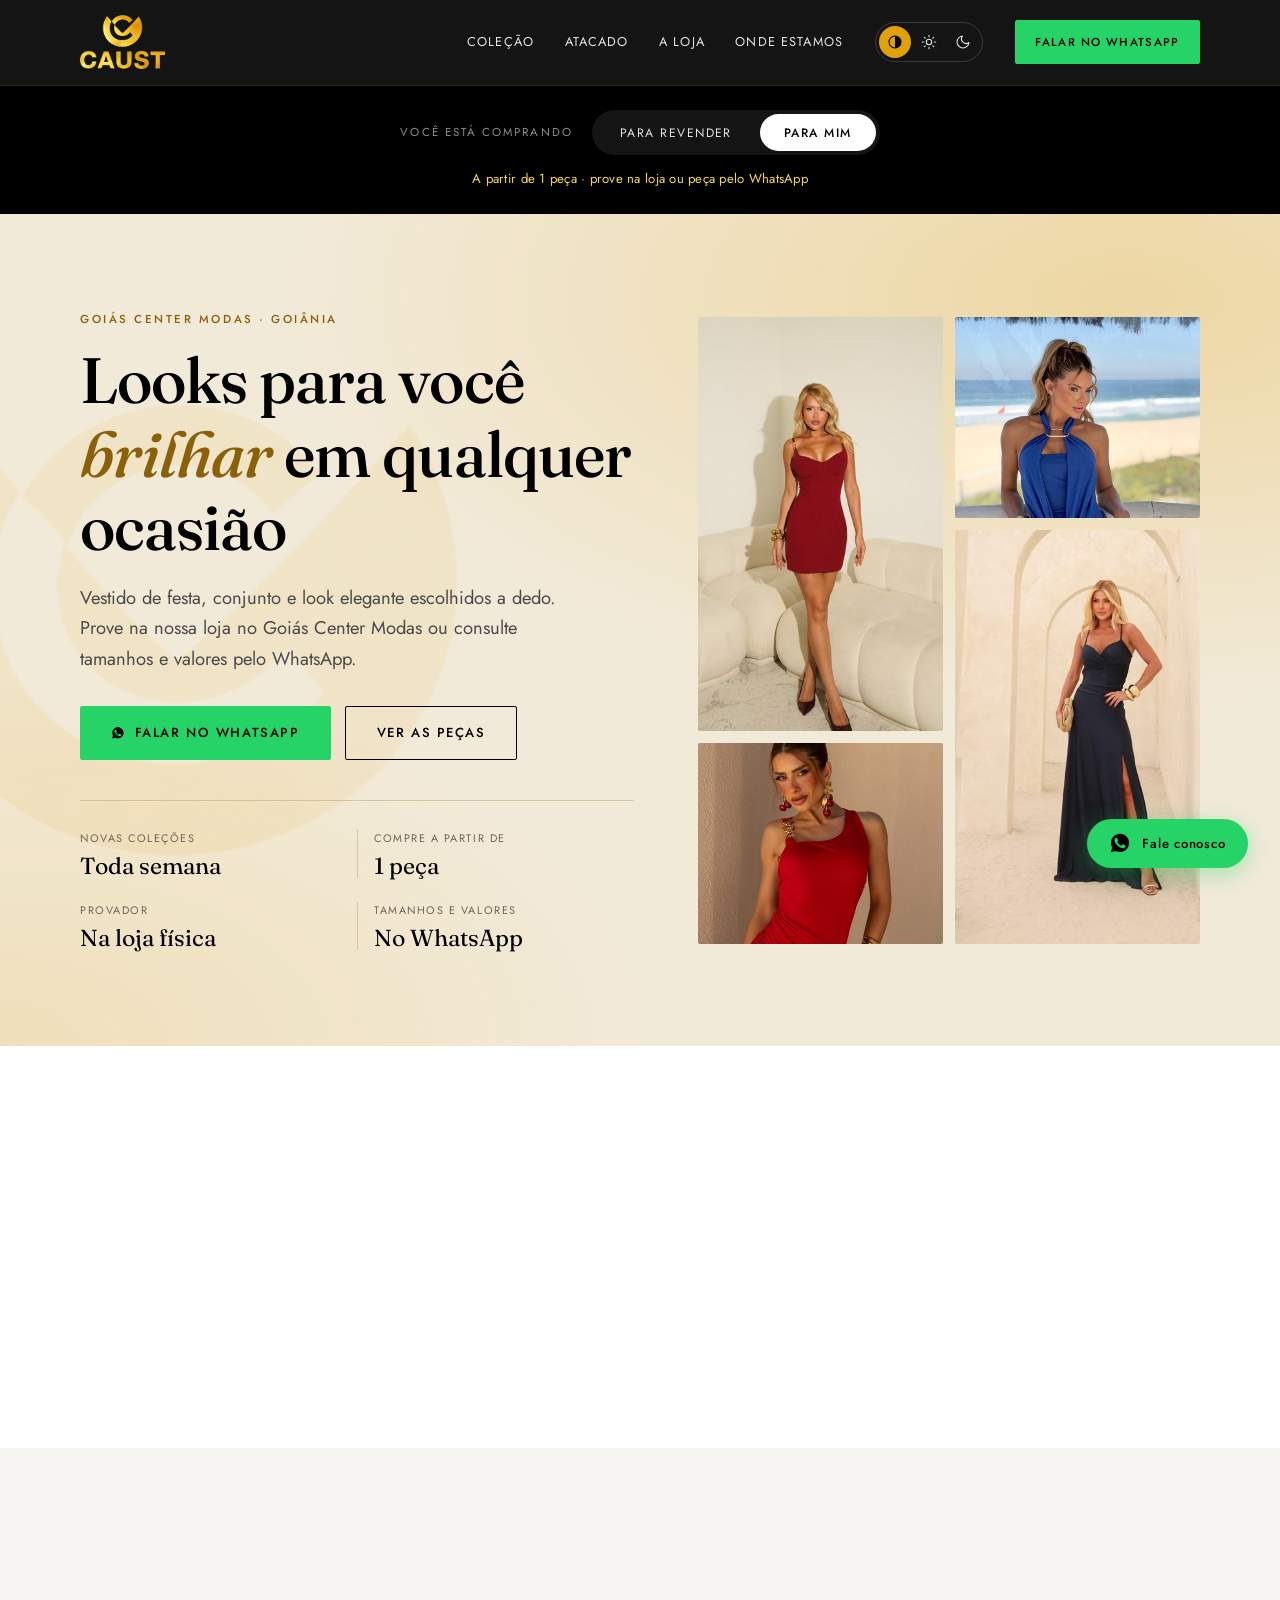
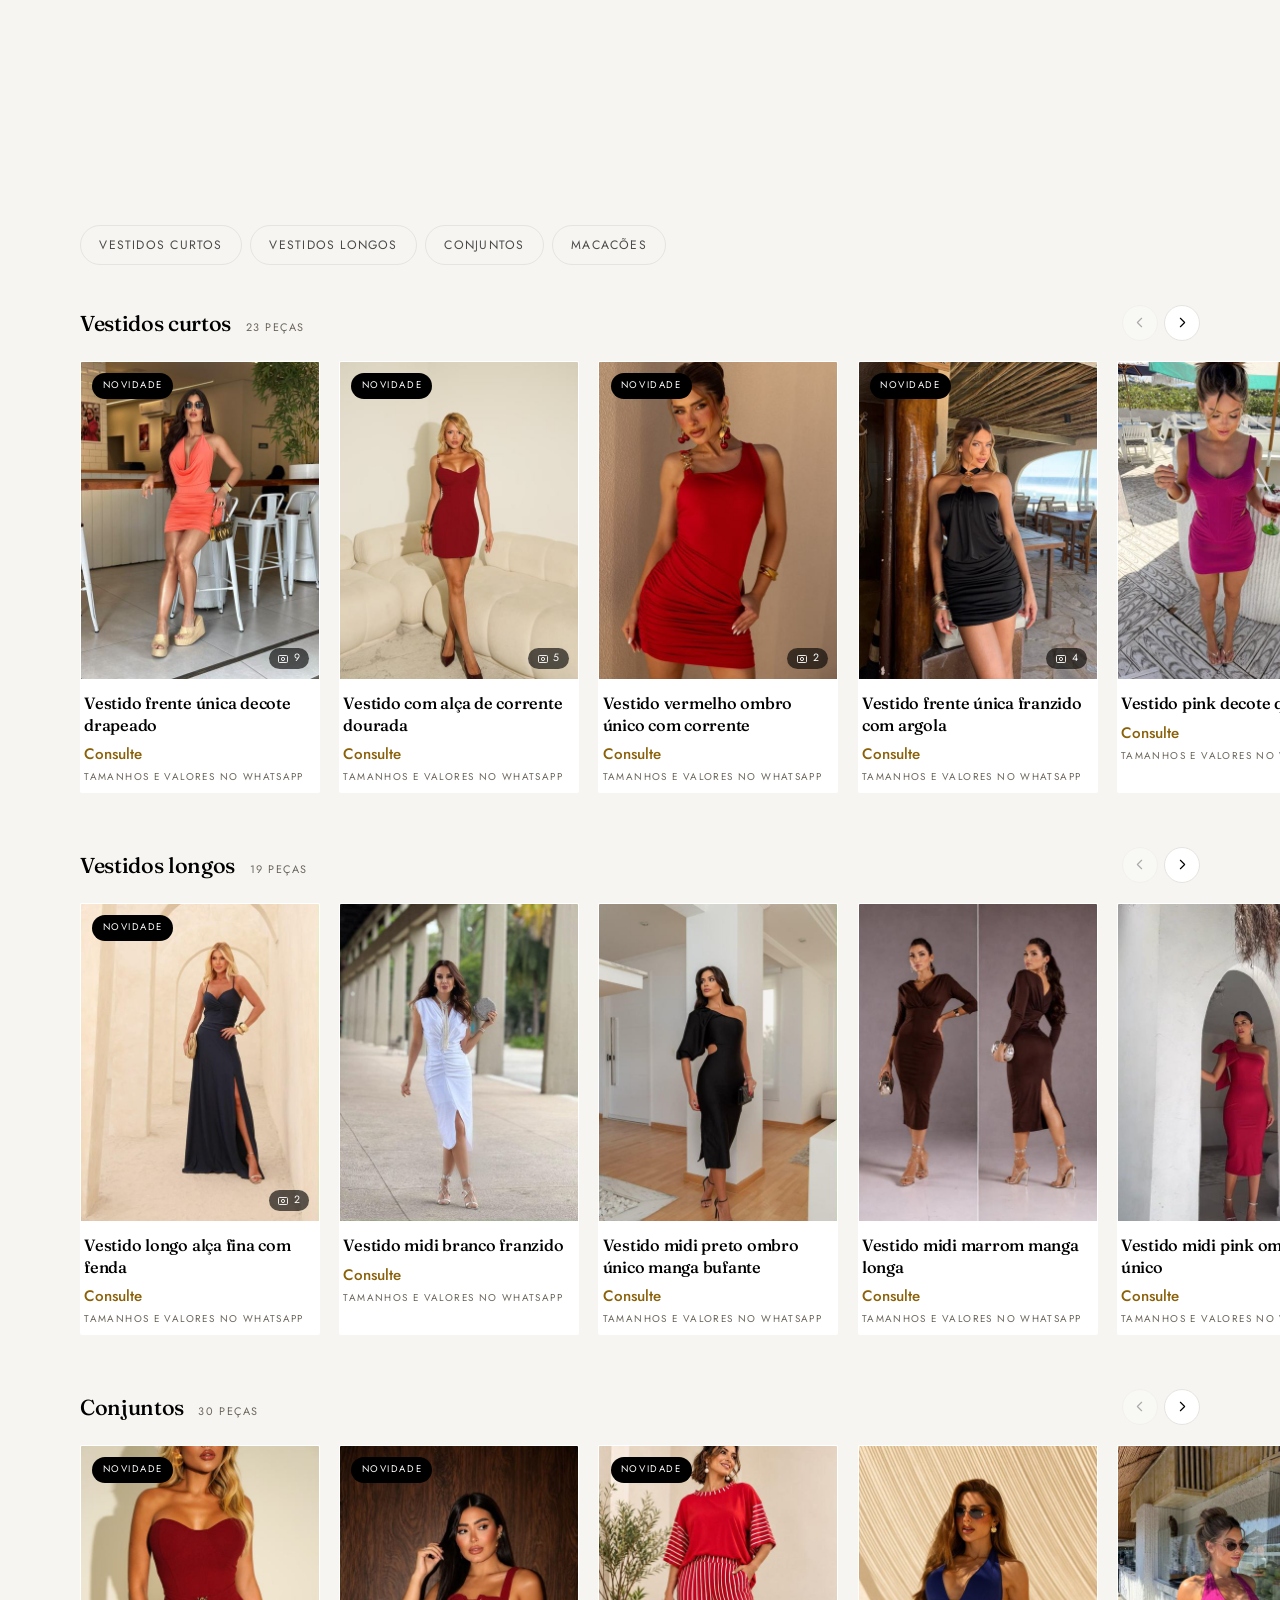
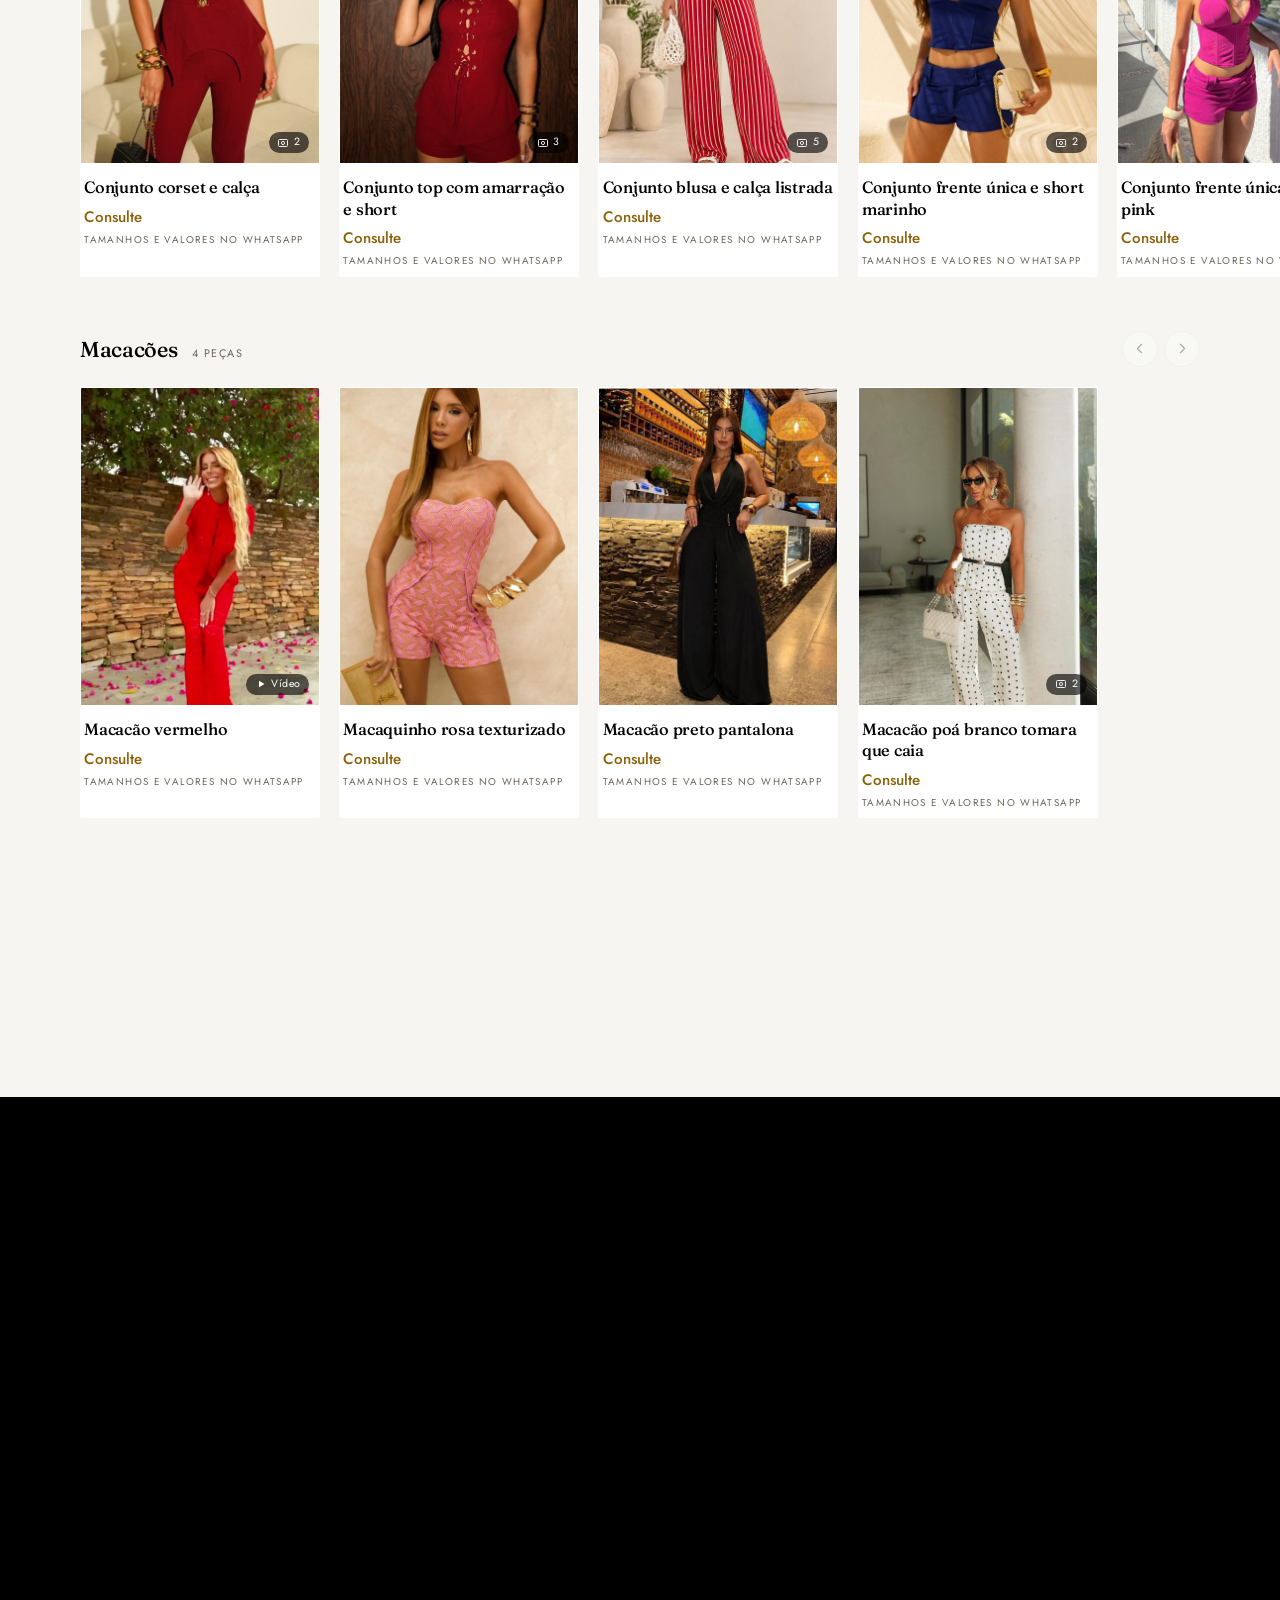
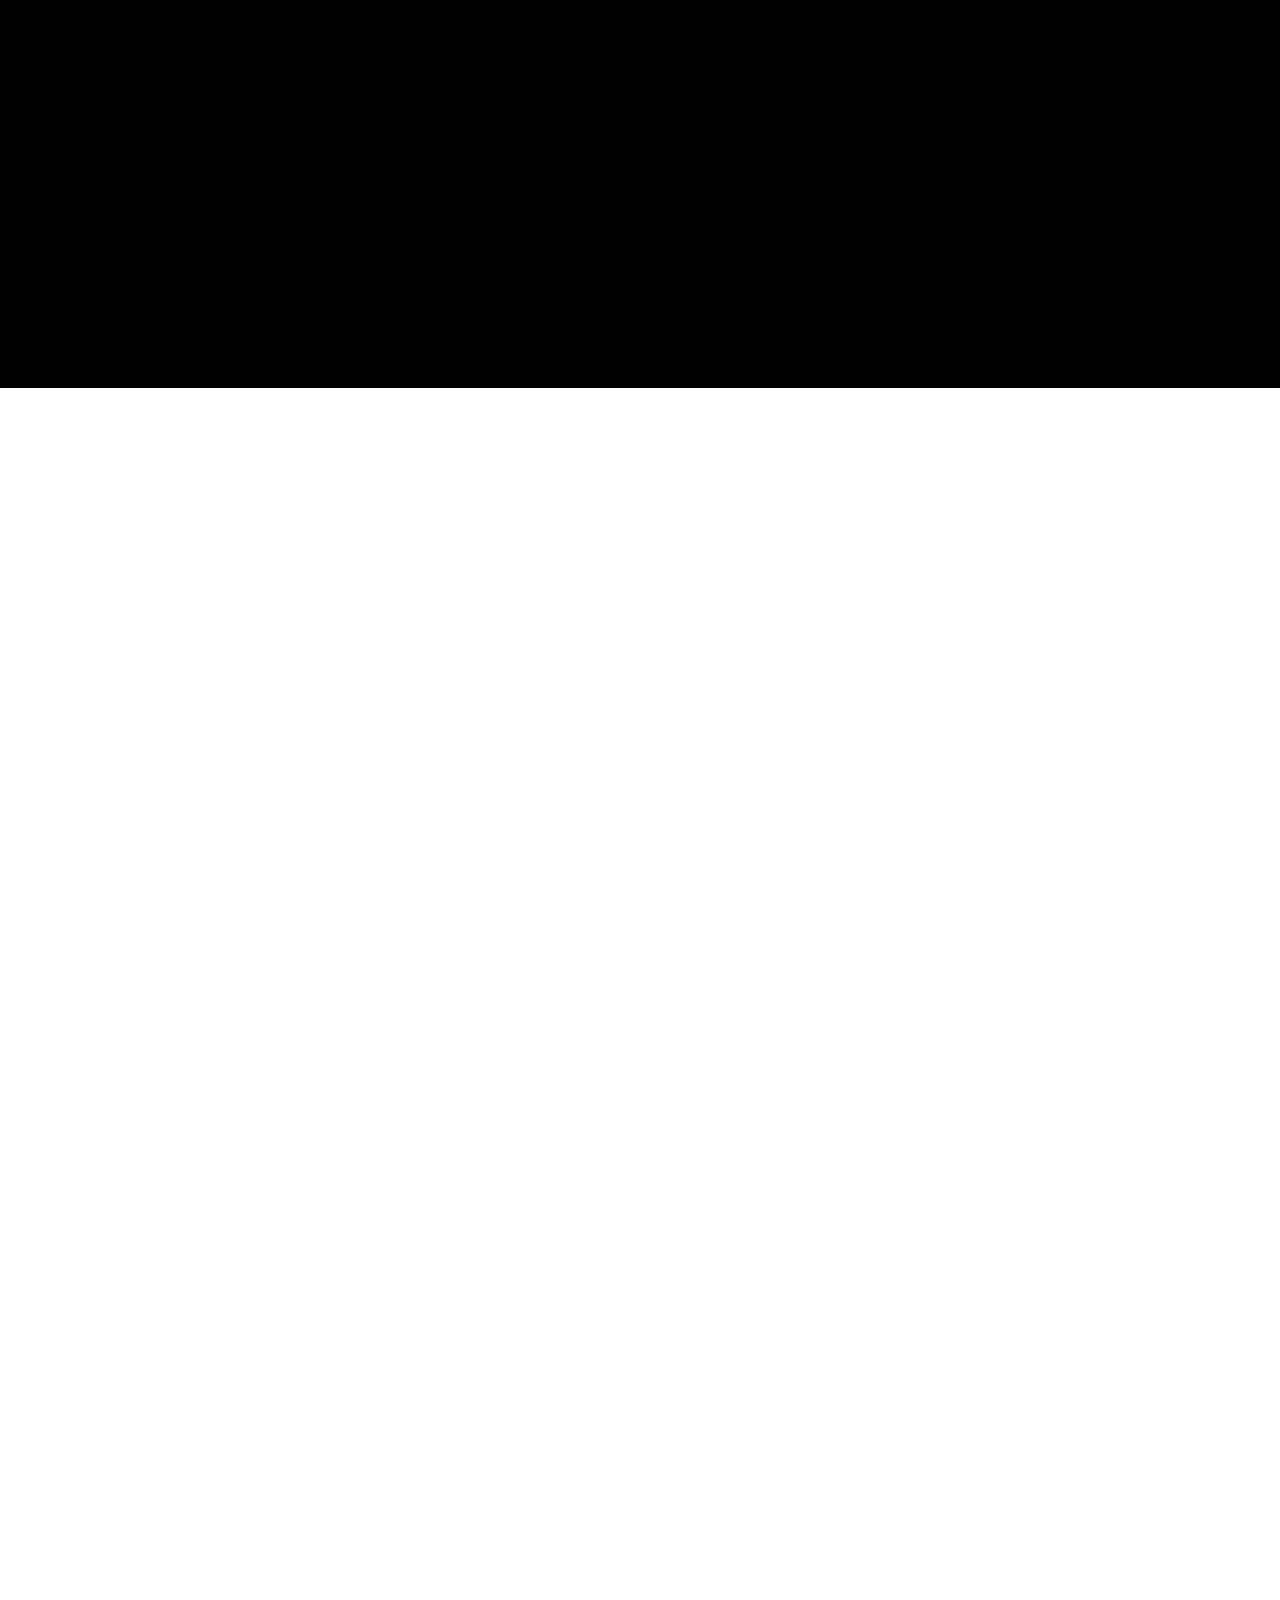
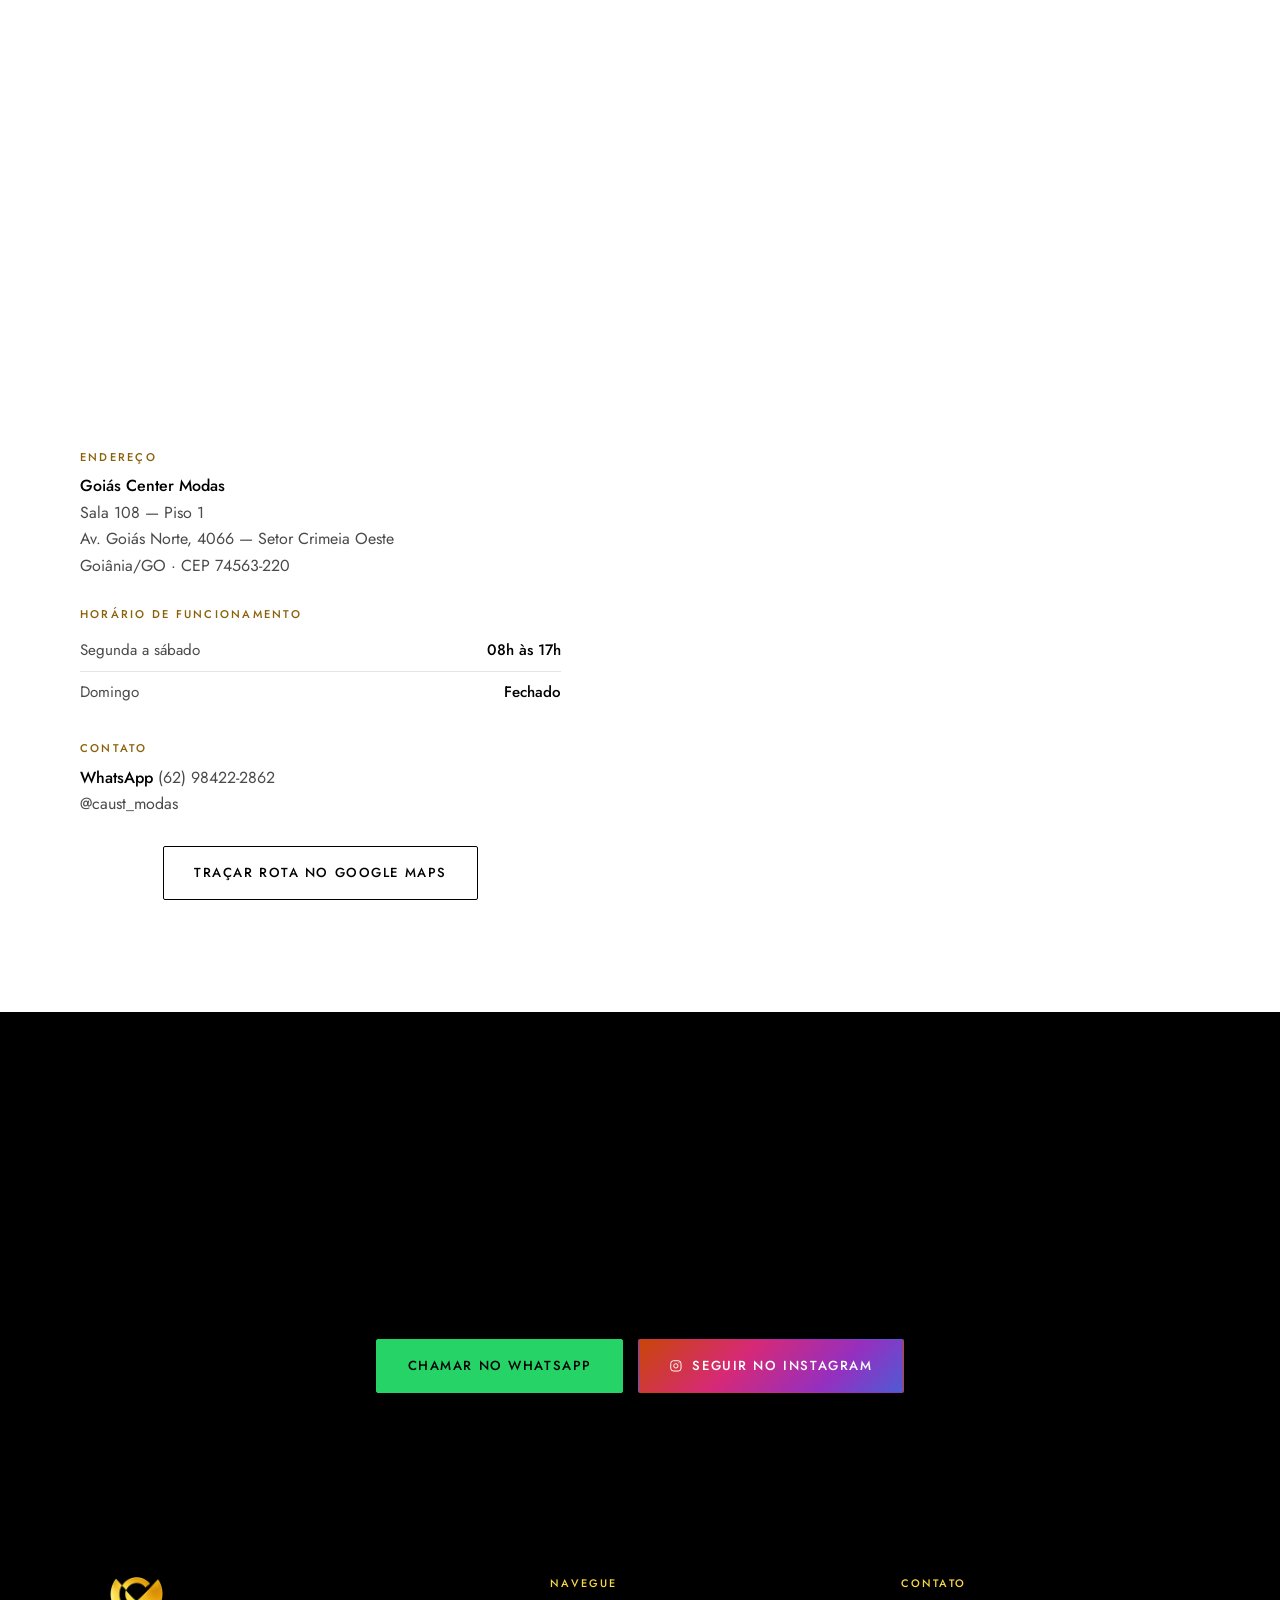
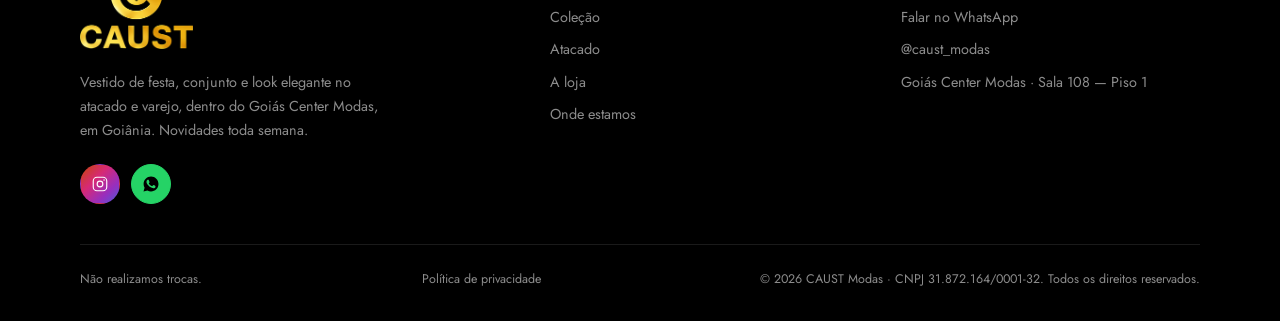
<file: index.html>
<!DOCTYPE html>
<html lang="pt-BR" data-modo="varejo">
<head>
  <meta charset="UTF-8" />
  <meta name="viewport" content="width=device-width, initial-scale=1.0" />

  <title>CAUST Modas — Atacado e Varejo de Moda Feminina em Goiânia</title>
  <meta name="description" content="Moda feminina no Goiás Center Modas, Goiânia. Vestido de festa, conjunto e look elegante no atacado e varejo. Novidades toda semana." />
  <meta name="theme-color" content="#000000" />
  <link rel="canonical" href="https://www.caustmodas.com.br/" />

  <!-- Redes sociais / WhatsApp -->
  <meta property="og:type" content="website" />
  <meta property="og:locale" content="pt_BR" />
  <meta property="og:title" content="CAUST Modas — Atacado e Varejo em Goiânia" />
  <meta property="og:description" content="Vestido de festa, conjunto e look elegante direto do Goiás Center Modas. Novidades toda semana." />
  <!-- Endereço COMPLETO: WhatsApp e Facebook não aceitam caminho
       relativo, e o link compartilhado sai sem imagem. Se o domínio
       mudar, trocar aqui, no og:url, no canonical e no arquivo CNAME. -->
  <meta property="og:url" content="https://www.caustmodas.com.br/" />
  <meta property="og:image" content="https://www.caustmodas.com.br/img/marca/compartilhamento.jpg" />
  <meta property="og:image:width" content="1200" />
  <meta property="og:image:height" content="630" />
  <meta name="twitter:card" content="summary_large_image" />

  <link rel="icon" href="img/marca/favicon.png" />

  <!-- Dados da loja para o Google (resultado de busca e Maps).
       Se mudar endereço, horário ou telefone em dados.js, mudar aqui também. -->
  <script type="application/ld+json">
{
  "@context": "https://schema.org",
  "@type": "ClothingStore",
  "name": "CAUST Modas",
  "alternateName": "CAUST",
  "description": "Moda feminina no atacado e varejo dentro do Goiás Center Modas, em Goiânia. Vestido de festa, conjunto e look elegante, com novidades toda semana.",
  "url": "https://www.caustmodas.com.br/",
  "logo": "https://www.caustmodas.com.br/img/marca/logo-web.png",
  "image": "https://www.caustmodas.com.br/img/marca/compartilhamento.jpg",
  "telephone": "+55-62-98422-2862",
  "taxID": "31.872.164/0001-32",
  "address": {
    "@type": "PostalAddress",
    "streetAddress": "Av. Goiás Norte, 4066, Goiás Center Modas, Sala 108 — Piso 1",
    "addressLocality": "Goiânia",
    "addressRegion": "GO",
    "postalCode": "74563-220",
    "addressCountry": "BR"
  },
  "openingHoursSpecification": [
    {
      "@type": "OpeningHoursSpecification",
      "dayOfWeek": [
        "Monday",
        "Tuesday",
        "Wednesday",
        "Thursday",
        "Friday",
        "Saturday"
      ],
      "opens": "08:00",
      "closes": "17:00"
    }
  ],
  "sameAs": [
    "https://www.instagram.com/caust_modas/"
  ]
}
  </script>


  <!-- Fontes: hospedadas no próprio site (css/estilo.css, @font-face).
       O preload começa o download junto com o HTML, então a fonte
       chega antes da primeira pintura e o topo não "pula" na troca. -->
  <link rel="preload" href="fonts/fraunces.woff2" as="font" type="font/woff2" crossorigin />
  <link rel="preload" href="fonts/fraunces-italico.woff2" as="font" type="font/woff2" crossorigin />
  <link rel="preload" href="fonts/jost.woff2" as="font" type="font/woff2" crossorigin />

  <!-- Aplica o tema salvo ANTES da página pintar. Sem isto, quem
       escolheu escuro vê um flash branco a cada carregamento. -->
  <script>
    (function () {
      var t = "auto";
      try {
        var salvo = localStorage.getItem("caust_tema");
        if (salvo === "claro" || salvo === "escuro") t = salvo;
      } catch (e) { /* navegação privada */ }
      document.documentElement.setAttribute("data-tema", t);
    })();
  </script>

  <!-- Atualizar a página sempre volta ao topo. Sem isto, o navegador
       devolve a pessoa para onde ela estava, ou para a seção do
       último clique no menu (o #colecao que fica no endereço).
       Link compartilhado com #local, na PRIMEIRA abertura, continua
       indo direto para a seção: só a atualização é que zera. -->
  <script>
    (function () {
      if ("scrollRestoration" in history) history.scrollRestoration = "manual";
      var nav = performance.getEntriesByType && performance.getEntriesByType("navigation")[0];
      if (!nav || nav.type !== "reload") return;
      if (location.hash) history.replaceState(null, "", location.pathname + location.search);
      window.addEventListener("load", function () {
        window.scrollTo({ top: 0, left: 0, behavior: "instant" });
      });
    })();
  </script>

  <link rel="stylesheet" href="css/estilo.css?v=55676bed" />
</head>
<body>

<!-- ============ CABEÇALHO ============ -->
<header class="topo" id="topo">
  <div class="container topo__interno">
    <a href="#topo" class="marca" aria-label="CAUST — início">
      <img src="img/marca/logo-web.png" alt="CAUST Modas"
           class="marca__logo" width="240" height="153">
    </a>

    <nav class="nav" aria-label="Navegação principal">
      <ul class="nav__links">
        <li><a href="#colecao">Coleção</a></li>
        <li><a href="#atacado">Atacado</a></li>
        <li><a href="#sobre">A loja</a></li>
        <li><a href="#local">Onde estamos</a></li>
      </ul>
        <div class="tema" role="group" aria-label="Aparência do site">
          <button type="button" data-tema-btn="auto" aria-pressed="true"
                  title="Automático" aria-label="Aparência: Automático">
            <svg viewBox="0 0 24 24" fill="none" stroke="currentColor" stroke-width="1.6" aria-hidden="true"><circle cx="12" cy="12" r="9"/><path d="M12 3a9 9 0 0 1 0 18z" fill="currentColor" stroke="none"/></svg>
          </button>
          <button type="button" data-tema-btn="claro" aria-pressed="false"
                  title="Claro" aria-label="Aparência: Claro">
            <svg viewBox="0 0 24 24" fill="none" stroke="currentColor" stroke-width="1.6" aria-hidden="true"><circle cx="12" cy="12" r="4"/><path d="M12 2v2M12 20v2M4.9 4.9l1.4 1.4M17.7 17.7l1.4 1.4M2 12h2M20 12h2M4.9 19.1l1.4-1.4M17.7 6.3l1.4-1.4" stroke-linecap="round"/></svg>
          </button>
          <button type="button" data-tema-btn="escuro" aria-pressed="false"
                  title="Escuro" aria-label="Aparência: Escuro">
            <svg viewBox="0 0 24 24" fill="none" stroke="currentColor" stroke-width="1.6" aria-hidden="true"><path d="M21 12.8A9 9 0 1 1 11.2 3a7 7 0 0 0 9.8 9.8z" stroke-linejoin="round"/></svg>
          </button>
        </div>

      <a href="#" class="btn btn--principal btn--pequeno" data-zap="principal">
        Falar no WhatsApp
      </a>

      <button class="menu-btn" type="button" id="abrirMenu" aria-label="Abrir menu">
        <svg viewBox="0 0 24 24" fill="none" stroke="currentColor" stroke-width="1.5">
          <path d="M3 6h18M3 12h18M3 18h18" stroke-linecap="round" />
        </svg>
      </button>
    </nav>
  </div>
</header>

<!-- Menu mobile -->
<div class="menu-mobile" id="menuMobile" data-aberto="false" aria-hidden="true" inert>
  <div class="menu-mobile__topo">
    <button class="menu-mobile__fechar" type="button" id="fecharMenu" aria-label="Fechar menu">
      <svg viewBox="0 0 24 24" fill="none" stroke="currentColor" stroke-width="1.5">
        <path d="M18 6 6 18M6 6l12 12" stroke-linecap="round" />
      </svg>
    </button>
  </div>
  <ul>
    <li><a href="#colecao">Coleção</a></li>
    <li><a href="#atacado">Atacado</a></li>
    <li><a href="#sobre">A loja</a></li>
    <li><a href="#local">Onde estamos</a></li>
  </ul>
  <a href="#" class="btn btn--principal btn--bloco" data-zap="principal">Falar no WhatsApp</a>

</div>

<main>

  <!-- ============ ALTERNADOR ATACADO / VAREJO ============ -->
  <!-- Fica ACIMA do topo de propósito. Embaixo dele, a cliente
       tocava e não via o título, o texto e as fotos mudando lá em
       cima (no celular o topo já tinha saído da tela). Aqui em cima,
       tudo o que muda fica abaixo do dedo dela. -->
  <div class="modo">
    <div class="container modo__interno">
      <span class="modo__rotulo">Você está comprando</span>
      <div class="alternador" role="group" aria-label="Escolha atacado ou varejo">
        <button type="button" data-modo-btn="atacado" aria-pressed="false">
          Para revender
        </button>
        <button type="button" data-modo-btn="varejo" aria-pressed="true">
          Para mim
        </button>
      </div>
      <p class="modo__dica troca-modo" data-modo-texto="dica" aria-live="polite">
        A partir de 1 peça · prove na loja ou peça pelo WhatsApp
      </p>
    </div>
  </div>

  <!-- ============ HERO ============ -->
  <section class="hero">
    <div class="container hero__grade">
      <div class="hero__conteudo">
        <span class="olho">Goiás Center Modas · Goiânia</span>

        <!-- Título, texto, botão e selos mudam com o seletor
             "Para revender / Para mim". Os textos de cada modo ficam em
             TEXTOS, no app.js; o que está aqui é o do varejo, que vale
             enquanto o JavaScript não carrega. -->
        <h1 class="hero__titulo troca-modo" data-modo-texto="titulo">
          Looks para você <em>brilhar</em> em qualquer ocasião
        </h1>

        <p class="hero__texto troca-modo" data-modo-texto="hero">
          Vestido de festa, conjunto e look elegante escolhidos a dedo. Prove na
          nossa loja no Goiás Center Modas ou consulte tamanhos e valores pelo WhatsApp.
        </p>

        <div class="hero__acoes">
          <a href="#" class="btn btn--principal" data-zap="principal">
            <svg viewBox="0 0 24 24" fill="currentColor" aria-hidden="true">
              <path d="M12.04 2C6.58 2 2.13 6.45 2.13 11.91c0 1.75.46 3.45 1.32 4.95L2 22l5.25-1.38a9.87 9.87 0 0 0 4.79 1.22h.01c5.46 0 9.91-4.45 9.91-9.91C21.96 6.45 17.5 2 12.04 2zm5.8 14.17c-.25.69-1.45 1.32-2 1.4-.51.08-1.16.11-1.87-.12-.43-.14-.98-.32-1.69-.63-2.97-1.28-4.91-4.27-5.06-4.47-.15-.2-1.21-1.61-1.21-3.07s.77-2.18 1.04-2.48c.27-.3.59-.37.79-.37.2 0 .39 0 .57.01.18.01.43-.07.67.51.25.6.84 2.06.91 2.21.07.15.12.32.02.52-.1.2-.15.32-.3.5-.15.17-.31.39-.44.52-.15.15-.3.31-.13.6.17.3.76 1.25 1.63 2.03 1.12 1 2.06 1.31 2.35 1.46.3.15.47.12.64-.07.17-.2.74-.86.94-1.16.2-.3.39-.25.66-.15.27.1 1.72.81 2.02.96.3.15.49.22.56.35.07.12.07.72-.18 1.41z"/>
            </svg>
            <span data-modo-texto="botaoHero">Falar no WhatsApp</span>
          </a>
          <a href="#colecao" class="btn btn--contorno">Ver as peças</a>
        </div>

        <div class="hero__selos troca-modo">
          <!-- Rótulo pequeno EM CIMA, resposta grande embaixo. Cada
               par tem que ler como frase inteira de cima para baixo:
               "Novas coleções / toda semana". Ao contrário, fica
               "Semanal / novas coleções", que soa invertido. -->
          <div class="selo">
            <span class="selo__rotulo">Novas coleções</span>
            <span class="selo__valor">Toda semana</span>
          </div>
          <div class="selo">
            <span class="selo__rotulo" data-modo-texto="selo2r">Compre a partir de</span>
            <span class="selo__valor" data-modo-texto="selo2v">1 peça</span>
          </div>
          <div class="selo">
            <span class="selo__rotulo" data-modo-texto="selo3r">Provador</span>
            <span class="selo__valor" data-modo-texto="selo3v">Na loja física</span>
          </div>
          <div class="selo">
            <span class="selo__rotulo" data-modo-texto="selo4r">Tamanhos e valores</span>
            <span class="selo__valor" data-modo-texto="selo4v">No WhatsApp</span>
          </div>
        </div>
      </div>

      <!-- Mosaico: as fotos vêm de LOJA.fotos.topo, uma por modo.
           Clicando, abre a peça da foto. -->
      <div class="hero__mosaico troca-modo">
        <div class="hero__foto" data-foto-hero="1"></div>
        <div class="hero__foto" data-foto-hero="2"></div>
        <div class="hero__foto" data-foto-hero="3"></div>
        <div class="hero__foto" data-foto-hero="4"></div>
      </div>
    </div>
  </section>

  <!-- ============ VANTAGENS ============ -->
  <section class="secao">
    <div class="container">
      <!-- Os quatro cards mudam com o seletor "Para revender / Para
           mim" — inclusive o primeiro, logo abaixo do seletor, para a
           cliente ver a troca sem precisar rolar. Textos em TEXTOS,
           no app.js. -->
      <h2 class="so-leitor">Por que comprar na CAUST</h2>
      <div class="vantagens troca-modo">
        <div class="vantagem revela">
          <div class="vantagem__icone">
            <svg viewBox="0 0 24 24" fill="none" stroke="currentColor" stroke-width="1.3">
              <path d="M11.6 2.6H4.5a1.9 1.9 0 0 0-1.9 1.9v7.1c0 .5.2 1 .6 1.3l7.9 7.9a1.9 1.9 0 0 0 2.7 0l7.1-7.1a1.9 1.9 0 0 0 0-2.7l-7.9-7.9a1.9 1.9 0 0 0-1.4-.5z" stroke-linejoin="round"/><circle cx="7.8" cy="7.8" r="1.4"/>
            </svg>
          </div>
          <h3 data-modo-texto="v1t">Look de festa com preço justo</h3>
          <p data-modo-texto="v1p">Estamos dentro do Goiás Center Modas, o polo de confecção de Goiânia. Você compra perto de onde a roupa é feita, e isso aparece no preço.</p>
        </div>

        <div class="vantagem revela">
          <div class="vantagem__icone">
            <svg viewBox="0 0 24 24" fill="none" stroke="currentColor" stroke-width="1.3">
              <path d="M20.5 12a8.5 8.5 0 1 1-2.5-6" stroke-linecap="round"/><path d="M20.5 3.5V9H15" stroke-linecap="round" stroke-linejoin="round"/>
            </svg>
          </div>
          <h3 data-modo-texto="v2t">Sempre tem novidade</h3>
          <p data-modo-texto="v2p">Coleção nova chega toda semana. Cada vez que você volta, tem peça que ainda não viu.</p>
        </div>

        <div class="vantagem revela">
          <div class="so-atacado"><div class="vantagem__icone">
            <svg viewBox="0 0 24 24" fill="none" stroke="currentColor" stroke-width="1.3">
              <path d="M3 16.5V6.5a1 1 0 0 1 1-1h9.5a1 1 0 0 1 1 1v10" stroke-linejoin="round"/><path d="M14.5 9.5h3.2a1 1 0 0 1 .8.4l2.3 3a1 1 0 0 1 .2.6v3" stroke-linejoin="round"/><path d="M3 16.5h1.6M9.4 16.5h4.2M19.4 16.5H21" stroke-linecap="round"/><circle cx="7" cy="17.6" r="1.9"/><circle cx="17" cy="17.6" r="1.9"/>
            </svg>
          </div></div>
          <div class="so-varejo"><div class="vantagem__icone">
            <svg viewBox="0 0 24 24" fill="none" stroke="currentColor" stroke-width="1.3">
              <path d="M20.8 11.6a8.2 8.2 0 0 1-8.8 8.2 9.4 9.4 0 0 1-2.7-.4L3.2 21l1.6-4.3a8 8 0 0 1-1-4 8.2 8.2 0 0 1 8.2-8.2 8.2 8.2 0 0 1 8.8 7.1z" stroke-linejoin="round"/>
            </svg>
          </div></div>
          <h3 data-modo-texto="v3t">Quem atende entende de roupa</h3>
          <p data-modo-texto="v3p">Montamos o look com você, acertamos o tamanho e falamos a verdade se a peça não ficou boa.</p>
        </div>

        <div class="vantagem revela">
          <div class="vantagem__icone">
            <svg viewBox="0 0 24 24" fill="none" stroke="currentColor" stroke-width="1.3">
              <path d="M3 17.5 8.5 12l3.8 3.8L20.5 7.5" stroke-linecap="round" stroke-linejoin="round"/><path d="M14.8 7.5h5.7v5.7" stroke-linecap="round" stroke-linejoin="round"/>
            </svg>
          </div>
          <h3 data-modo-texto="v4t">Peça que valoriza você</h3>
          <p data-modo-texto="v4p">Vestido de festa, conjunto e look elegante com modelagem que veste bem e acabamento caprichado.</p>
        </div>
      </div>
    </div>
  </section>

  <!-- ============ CATÁLOGO ============ -->
  <section class="secao secao--papel2" id="colecao">
    <div class="container">
      <div class="cabecalho-secao cabecalho-secao--centro revela">
        <span class="olho">Coleção</span>
        <h2>O que temos disponível agora</h2>
        <p data-texto-catalogo>
          Uma amostra do que você encontra na loja. Clique na peça para ver
          todas as fotos e vídeos e consultar tamanhos e valores no WhatsApp.
        </p>
      </div>

      <!-- Atalhos: levam direto à faixa da categoria -->
      <div class="filtros" id="filtros" role="group" aria-label="Ir para uma categoria"></div>
</div>

    <!-- Uma faixa por categoria, montada pelo app.js. Fica fora do
         .container porque as faixas sangram até a borda da tela:
         ver o card cortado na lateral é o que avisa que dá para
         arrastar. -->
    <div id="categorias"></div>

    <div class="container">

      <div class="catalogo__rodape revela">
        <p>Chega peça nova toda semana — e nem tudo aparece aqui.</p>
        <a href="#" class="btn btn--principal" data-zap="novidades">
          Receber as novidades da semana
        </a>
      </div>
    </div>
  </section>

  <!-- ============ FAIXA DA LOJA ============ -->
  <!-- Aparece só quando LOJA.fotos.interior estiver preenchido. -->
  <section class="faixa" id="faixaLoja" hidden>
    <div class="faixa__foto"><img id="faixaImg" alt="Interior da loja CAUST no Goiás Center Modas"></div>
    <div class="container faixa__conteudo revela">
      <span class="olho">Sala 108 · Piso 1</span>
      <h2>Arara cheia o ano inteiro</h2>
      <p>
        Estamos dentro do Goiás Center Modas, em Goiânia. Se você está na
        cidade, vale a pena vir escolher pessoalmente — sempre tem peça que
        ainda nem foi para o site.
      </p>
      <a href="#local" class="btn btn--claro">Como chegar</a>
    </div>
  </section>

  <!-- ============ ATACADO ============ -->
  <section class="secao secao--tinta" id="atacado">
    <div class="container">
      <div class="atacado__topo">
        <div class="atacado__texto revela">
        <span class="olho">Para lojistas e sacoleiras</span>
        <h2>Compre no atacado direto de Goiânia</h2>
        <p>
          Se você revende roupa, a CAUST é o tipo de fornecedor que resolve:
          peça com boa margem, reposição rápida e atendimento direto com quem
          decide. Sem catálogo desatualizado e sem ficar no vácuo.
        </p>

        <ul class="lista-check">
          <li>
            <svg viewBox="0 0 24 24" fill="none" stroke="currentColor" stroke-width="1.8"><path d="m5 13 4 4L19 7" stroke-linecap="round" stroke-linejoin="round"/></svg>
            <span>Coleção nova toda semana, com as peças que estão saindo</span>
          </li>
          <li>
            <svg viewBox="0 0 24 24" fill="none" stroke="currentColor" stroke-width="1.8"><path d="m5 13 4 4L19 7" stroke-linecap="round" stroke-linejoin="round"/></svg>
            <span>Você escolhe a grade que faz sentido para a sua cliente</span>
          </li>
          <li>
            <svg viewBox="0 0 24 24" fill="none" stroke="currentColor" stroke-width="1.8"><path d="m5 13 4 4L19 7" stroke-linecap="round" stroke-linejoin="round"/></svg>
            <span>Atendimento no WhatsApp com foto e vídeo das peças</span>
          </li>
          <li>
            <svg viewBox="0 0 24 24" fill="none" stroke="currentColor" stroke-width="1.8"><path d="m5 13 4 4L19 7" stroke-linecap="round" stroke-linejoin="round"/></svg>
            <span>Está em Goiânia? Venha conhecer a sala 108 e escolher pessoalmente</span>
          </li>
        </ul>

        <a href="#" class="btn btn--claro" data-zap="atacado"
           style="margin-top:2.2rem">
          Falar com o atacado
        </a>
        </div><!-- /atacado__texto -->

        <!-- Coluna direita: o passo a passo. É a dúvida que segura a
             sacoleira antes de mandar a primeira mensagem. -->
        <div class="atacado__como revela">
          <h3 class="como__titulo">Como funciona</h3>
          <ol class="passos" id="passosAtacado"></ol>
        </div>
      </div><!-- /atacado__topo -->

      <!-- Condições em faixa larga, preenchidas a partir de LOJA.atacado -->
      <div class="condicoes revela" id="condicoes"></div>
    </div>
  </section>

  <!-- ============ SOBRE ============ -->
  <!-- As fotos vêm de LOJA.fotos.galeriaLoja, em dados.js -->
  <section class="secao" id="sobre">
    <div class="container duplo">
      <div class="duplo__midia revela" data-foto-sobre></div>
      <div class="revela">
        <span class="olho">A loja · Sala 108</span>
        <h2>Foto mostra a peça. O provador mostra você nela.</h2>
        <p>
          No site você escolhe. Aqui na loja você <em>tem certeza</em>. Sente o
          tecido na mão, vê o caimento no espelho iluminado e sai sabendo que o
          look ficou do jeito que você imaginou.
        </p>
        <p>
          Montamos a CAUST para você se sentir em casa: vitrine que muda toda
          semana, arara cheia, poltronas para esperar a amiga, ar-condicionado e
          um atendimento que ajuda de verdade e fala com sinceridade quando a
          peça não ficou boa.
        </p>

        <ul class="lista-check lista-check--loja">
          <li>
            <svg viewBox="0 0 24 24" fill="none" stroke="currentColor" stroke-width="1.8"><path d="m5 13 4 4L19 7" stroke-linecap="round" stroke-linejoin="round"/></svg>
            <span>Peças que chegam na arara antes de irem para o site e o Instagram</span>
          </li>
          <li>
            <svg viewBox="0 0 24 24" fill="none" stroke="currentColor" stroke-width="1.8"><path d="m5 13 4 4L19 7" stroke-linecap="round" stroke-linejoin="round"/></svg>
            <span>Todas as cores e tamanhos à mão para provar na hora</span>
          </li>
          <li>
            <svg viewBox="0 0 24 24" fill="none" stroke="currentColor" stroke-width="1.8"><path d="m5 13 4 4L19 7" stroke-linecap="round" stroke-linejoin="round"/></svg>
            <span>Ajuda para montar o look e acertar o tamanho sem erro</span>
          </li>
          <li class="so-atacado">
            <svg viewBox="0 0 24 24" fill="none" stroke="currentColor" stroke-width="1.8"><path d="m5 13 4 4L19 7" stroke-linecap="round" stroke-linejoin="round"/></svg>
            <span>Lojista: escolha a sua grade peça por peça, vendo a qualidade de perto</span>
          </li>
        </ul>

        <p class="loja__urgencia">
          Novidade chega toda semana, e as mais procuradas saem rápido.
          Venha escolher antes de todo mundo.
        </p>

        <div class="chamada__acoes" style="justify-content:flex-start; margin-top:1.4rem">
          <a href="#local" class="btn btn--principal">Quero visitar a loja</a>
          <a href="#" class="btn btn--contorno" data-instagram>
            <svg viewBox="0 0 24 24" fill="none" stroke="currentColor" stroke-width="1.7" aria-hidden="true"><rect x="3" y="3" width="18" height="18" rx="5"/><circle cx="12" cy="12" r="3.8"/><circle cx="17.4" cy="6.6" r="1" fill="currentColor" stroke="none"/></svg>
            Ver o Instagram
          </a>
        </div>
      </div>
    </div>

    <!-- Por dentro da loja: o resto da galeria, rolando na horizontal
         no celular. Sangra até a borda, igual às faixas do catálogo. -->
    <div class="por-dentro">
      <div class="container por-dentro__topo revela">
        <h3>Por dentro da CAUST</h3>
        <span>Toque na foto para ampliar</span>
        <div class="faixa-cat__setas">
          <button type="button" class="carrossel__seta" id="lojaAnt" aria-label="Fotos anteriores da loja"><svg viewBox="0 0 24 24" fill="none" stroke="currentColor" stroke-width="1.6"><path d="m9 18 6-6-6-6" stroke-linecap="round" stroke-linejoin="round"/></svg></button>
          <button type="button" class="carrossel__seta" id="lojaProx" aria-label="Próximas fotos da loja"><svg viewBox="0 0 24 24" fill="none" stroke="currentColor" stroke-width="1.6"><path d="m9 18 6-6-6-6" stroke-linecap="round" stroke-linejoin="round"/></svg></button>
        </div>
      </div>
      <div class="carrossel__trilho por-dentro__trilho revela" id="galeriaLoja"
           tabindex="0" role="region" aria-label="Fotos da loja"></div>
    </div>
  </section>

  <!-- ============ DEPOIMENTOS ============ -->
  <!-- Oculta enquanto DEPOIMENTOS_PUBLICADOS for false em dados.js -->
  <section class="secao secao--papel2" id="secaoDepoimentos" hidden>
    <div class="container">
      <div class="cabecalho-secao cabecalho-secao--centro">
        <span class="olho">Quem já comprou</span>
        <h2>O que dizem sobre a CAUST</h2>
      </div>

      <div class="carrossel">
        <button type="button" class="carrossel__seta carrossel__seta--ant"
                id="depoAnt" aria-label="Depoimento anterior">
          <svg viewBox="0 0 24 24" fill="none" stroke="currentColor" stroke-width="1.6">
            <path d="m15 18-6-6 6-6" stroke-linecap="round" stroke-linejoin="round"/>
          </svg>
        </button>

        <div class="carrossel__trilho" id="depoimentos"
             tabindex="0" role="region" aria-label="Depoimentos de clientes"></div>

        <button type="button" class="carrossel__seta carrossel__seta--prox"
                id="depoProx" aria-label="Próximo depoimento">
          <svg viewBox="0 0 24 24" fill="none" stroke="currentColor" stroke-width="1.6">
            <path d="m9 18 6-6-6-6" stroke-linecap="round" stroke-linejoin="round"/>
          </svg>
        </button>
      </div>

      <div class="carrossel__pontos" id="depoPontos"></div>
    </div>
  </section>

  <!-- ============ LOCALIZAÇÃO ============ -->
  <section class="secao" id="local">
    <div class="container">
      <div class="cabecalho-secao revela">
        <span class="olho">Onde estamos</span>
        <h2>Venha conhecer a loja</h2>
      </div>

      <div class="local">
        <div>
          <div class="local__bloco">
            <h3>Endereço</h3>
            <p id="endereco"></p>
          </div>

          <div class="local__bloco">
            <h3>Horário de funcionamento</h3>
            <ul class="horarios" id="horarios"></ul>
          </div>

          <div class="local__bloco">
            <h3>Contato</h3>
            <p id="contato"></p>
          </div>

          <a href="#" class="btn btn--contorno" id="btnRota" target="_blank" rel="noopener">
            Traçar rota no Google Maps
          </a>
        </div>

        <div class="mapa revela">
          <iframe
            id="mapa"
            title="Mapa da localização da CAUST no Goiás Center Modas"
            loading="lazy"
            referrerpolicy="no-referrer-when-downgrade"
            allowfullscreen></iframe>
        </div>
      </div>
    </div>
  </section>

  <!-- ============ CHAMADA FINAL ============ -->
  <section class="secao secao--tinta chamada">
    <div class="container">
      <div class="cabecalho-secao cabecalho-secao--centro revela">
        <span class="olho">Vamos conversar</span>
        <h2 data-titulo-final>Achou a peça certa?</h2>
        <p data-texto-final>
          Chame a gente no WhatsApp para conferir tamanho e disponibilidade, ou
          passe na loja para experimentar.
        </p>
      </div>
      <div class="chamada__acoes">
        <a href="#" class="btn btn--claro" data-zap="principal">
          Chamar no WhatsApp
        </a>
        <a href="#" class="btn btn--contorno" data-instagram>
          <svg viewBox="0 0 24 24" fill="none" stroke="currentColor" stroke-width="1.7" aria-hidden="true"><rect x="3" y="3" width="18" height="18" rx="5"/><circle cx="12" cy="12" r="3.8"/><circle cx="17.4" cy="6.6" r="1" fill="currentColor" stroke="none"/></svg>
          Seguir no Instagram
        </a>
      </div>
    </div>
  </section>

</main>

<!-- ============ RODAPÉ ============ -->
<footer class="rodape">
  <div class="container">
    <div class="rodape__grade">
      <div>
        <a href="#topo" class="marca" aria-label="CAUST — voltar ao topo">
          <img src="img/marca/logo-web.png" alt="CAUST Modas"
               class="marca__logo marca__logo--rodape" width="240" height="153">
        </a>
        <p class="rodape__sobre">
          Vestido de festa, conjunto e look elegante no atacado e varejo,
          dentro do Goiás Center Modas, em Goiânia. Novidades toda semana.
        </p>
        <div class="social">
          <a href="#" data-instagram aria-label="Instagram da CAUST">
            <svg viewBox="0 0 24 24" fill="none" stroke="currentColor" stroke-width="1.5">
              <rect x="3" y="3" width="18" height="18" rx="5"/>
              <circle cx="12" cy="12" r="3.8"/>
              <circle cx="17.4" cy="6.6" r="1" fill="currentColor" stroke="none"/>
            </svg>
          </a>
          <a href="#" data-zap="principal" aria-label="WhatsApp da CAUST">
            <svg viewBox="0 0 24 24" fill="currentColor">
              <path d="M12.04 2C6.58 2 2.13 6.45 2.13 11.91c0 1.75.46 3.45 1.32 4.95L2 22l5.25-1.38a9.87 9.87 0 0 0 4.79 1.22h.01c5.46 0 9.91-4.45 9.91-9.91C21.96 6.45 17.5 2 12.04 2zm5.8 14.17c-.25.69-1.45 1.32-2 1.4-.51.08-1.16.11-1.87-.12-.43-.14-.98-.32-1.69-.63-2.97-1.28-4.91-4.27-5.06-4.47-.15-.2-1.21-1.61-1.21-3.07s.77-2.18 1.04-2.48c.27-.3.59-.37.79-.37.2 0 .39 0 .57.01.18.01.43-.07.67.51.25.6.84 2.06.91 2.21.07.15.12.32.02.52-.1.2-.15.32-.3.5-.15.17-.31.39-.44.52-.15.15-.3.31-.13.6.17.3.76 1.25 1.63 2.03 1.12 1 2.06 1.31 2.35 1.46.3.15.47.12.64-.07.17-.2.74-.86.94-1.16.2-.3.39-.25.66-.15.27.1 1.72.81 2.02.96.3.15.49.22.56.35.07.12.07.72-.18 1.41z"/>
            </svg>
          </a>
        </div>
      </div>

      <div>
        <h3>Navegue</h3>
        <ul>
          <li><a href="#colecao">Coleção</a></li>
          <li><a href="#atacado">Atacado</a></li>
          <li><a href="#sobre">A loja</a></li>
          <li><a href="#local">Onde estamos</a></li>
        </ul>
      </div>

      <div>
        <h3>Contato</h3>
        <ul id="rodapeContato"></ul>
      </div>
    </div>

    <div class="rodape__base">
      <span id="politica"></span>
      <a href="privacidade.html">Política de privacidade</a>
      <span>© <span id="ano"></span> CAUST Modas<span id="cnpj"></span>. Todos os direitos reservados.</span>
    </div>
  </div>
</footer>

<!-- ============ BOTÃO FLUTUANTE ============ -->
<a href="#" class="zap-flutuante" data-zap="flutuante" aria-label="Fale conosco no WhatsApp">
  <svg viewBox="0 0 24 24" fill="currentColor" aria-hidden="true">
    <path d="M12.04 2C6.58 2 2.13 6.45 2.13 11.91c0 1.75.46 3.45 1.32 4.95L2 22l5.25-1.38a9.87 9.87 0 0 0 4.79 1.22h.01c5.46 0 9.91-4.45 9.91-9.91C21.96 6.45 17.5 2 12.04 2zm5.8 14.17c-.25.69-1.45 1.32-2 1.4-.51.08-1.16.11-1.87-.12-.43-.14-.98-.32-1.69-.63-2.97-1.28-4.91-4.27-5.06-4.47-.15-.2-1.21-1.61-1.21-3.07s.77-2.18 1.04-2.48c.27-.3.59-.37.79-.37.2 0 .39 0 .57.01.18.01.43-.07.67.51.25.6.84 2.06.91 2.21.07.15.12.32.02.52-.1.2-.15.32-.3.5-.15.17-.31.39-.44.52-.15.15-.3.31-.13.6.17.3.76 1.25 1.63 2.03 1.12 1 2.06 1.31 2.35 1.46.3.15.47.12.64-.07.17-.2.74-.86.94-1.16.2-.3.39-.25.66-.15.27.1 1.72.81 2.02.96.3.15.49.22.56.35.07.12.07.72-.18 1.41z"/>
  </svg>
  <span>Fale conosco</span>
</a>

<!-- ============ MODAL DO PRODUTO ============ -->
<div class="modal" id="modal" data-aberto="false" role="dialog" aria-modal="true" aria-labelledby="modalNome">
  <div class="modal__fundo" data-fechar-modal></div>
  <div class="modal__caixa">
    <button class="modal__fechar" type="button" data-fechar-modal aria-label="Fechar">
      <svg viewBox="0 0 24 24" fill="none" stroke="currentColor" stroke-width="1.6">
        <path d="M18 6 6 18M6 6l12 12" stroke-linecap="round"/>
      </svg>
    </button>
    <div class="modal__midia" id="modalMidia"></div>
    <div class="modal__corpo">
      <span class="olho" id="modalCategoria"></span>
      <h2 id="modalNome" style="font-size:1.6rem"></h2>
      <div class="modal__preco" id="modalPreco"></div>
      <p id="modalDescricao" style="margin-top:1rem"></p>

      <div class="modal__linha">
        <strong>Tamanhos</strong>
        <span>Consulte no WhatsApp</span>
      </div>
      <div class="modal__linha">
        <strong>Valores</strong>
        <span>Consulte no WhatsApp</span>
      </div>
      <div class="modal__linha so-atacado">
        <strong>Atacado</strong>
        <span id="modalAtacado"></span>
      </div>

      <div class="modal__acoes">
        <a href="#" class="btn btn--principal btn--bloco" id="modalZap">
          <svg viewBox="0 0 24 24" fill="currentColor" aria-hidden="true">
            <path d="M12.04 2C6.58 2 2.13 6.45 2.13 11.91c0 1.75.46 3.45 1.32 4.95L2 22l5.25-1.38a9.87 9.87 0 0 0 4.79 1.22h.01c5.46 0 9.91-4.45 9.91-9.91C21.96 6.45 17.5 2 12.04 2zm5.8 14.17c-.25.69-1.45 1.32-2 1.4-.51.08-1.16.11-1.87-.12-.43-.14-.98-.32-1.69-.63-2.97-1.28-4.91-4.27-5.06-4.47-.15-.2-1.21-1.61-1.21-3.07s.77-2.18 1.04-2.48c.27-.3.59-.37.79-.37.2 0 .39 0 .57.01.18.01.43-.07.67.51.25.6.84 2.06.91 2.21.07.15.12.32.02.52-.1.2-.15.32-.3.5-.15.17-.31.39-.44.52-.15.15-.3.31-.13.6.17.3.76 1.25 1.63 2.03 1.12 1 2.06 1.31 2.35 1.46.3.15.47.12.64-.07.17-.2.74-.86.94-1.16.2-.3.39-.25.66-.15.27.1 1.72.81 2.02.96.3.15.49.22.56.35.07.12.07.72-.18 1.41z"/>
          </svg>
          Tenho interesse nesta peça
        </a>
      </div>

      <p class="modal__aviso" id="modalPolitica"></p>
    </div>
  </div>
</div>

<!-- ============ VISOR EM TELA CHEIA ============ -->
<!-- Fotos e vídeos ampliados: da peça (tocando na foto do modal)
     e da loja (tocando em qualquer foto da seção "A loja"). -->
<div class="visor" id="visor" data-aberto="false" role="dialog" aria-modal="true" aria-label="Foto ampliada">
  <div class="visor__fundo" data-fechar-visor></div>
  <button class="visor__fechar" type="button" data-fechar-visor aria-label="Fechar foto ampliada">
    <svg viewBox="0 0 24 24" fill="none" stroke="currentColor" stroke-width="1.6">
      <path d="M18 6 6 18M6 6l12 12" stroke-linecap="round"/>
    </svg>
  </button>
  <div class="visor__midia" id="visorMidia"></div>
</div>

<script src="js/dados.js?v=e7e321e1"></script>
<script src="js/app.js?v=8327dfc3"></script>
</body>
</html>
</file>
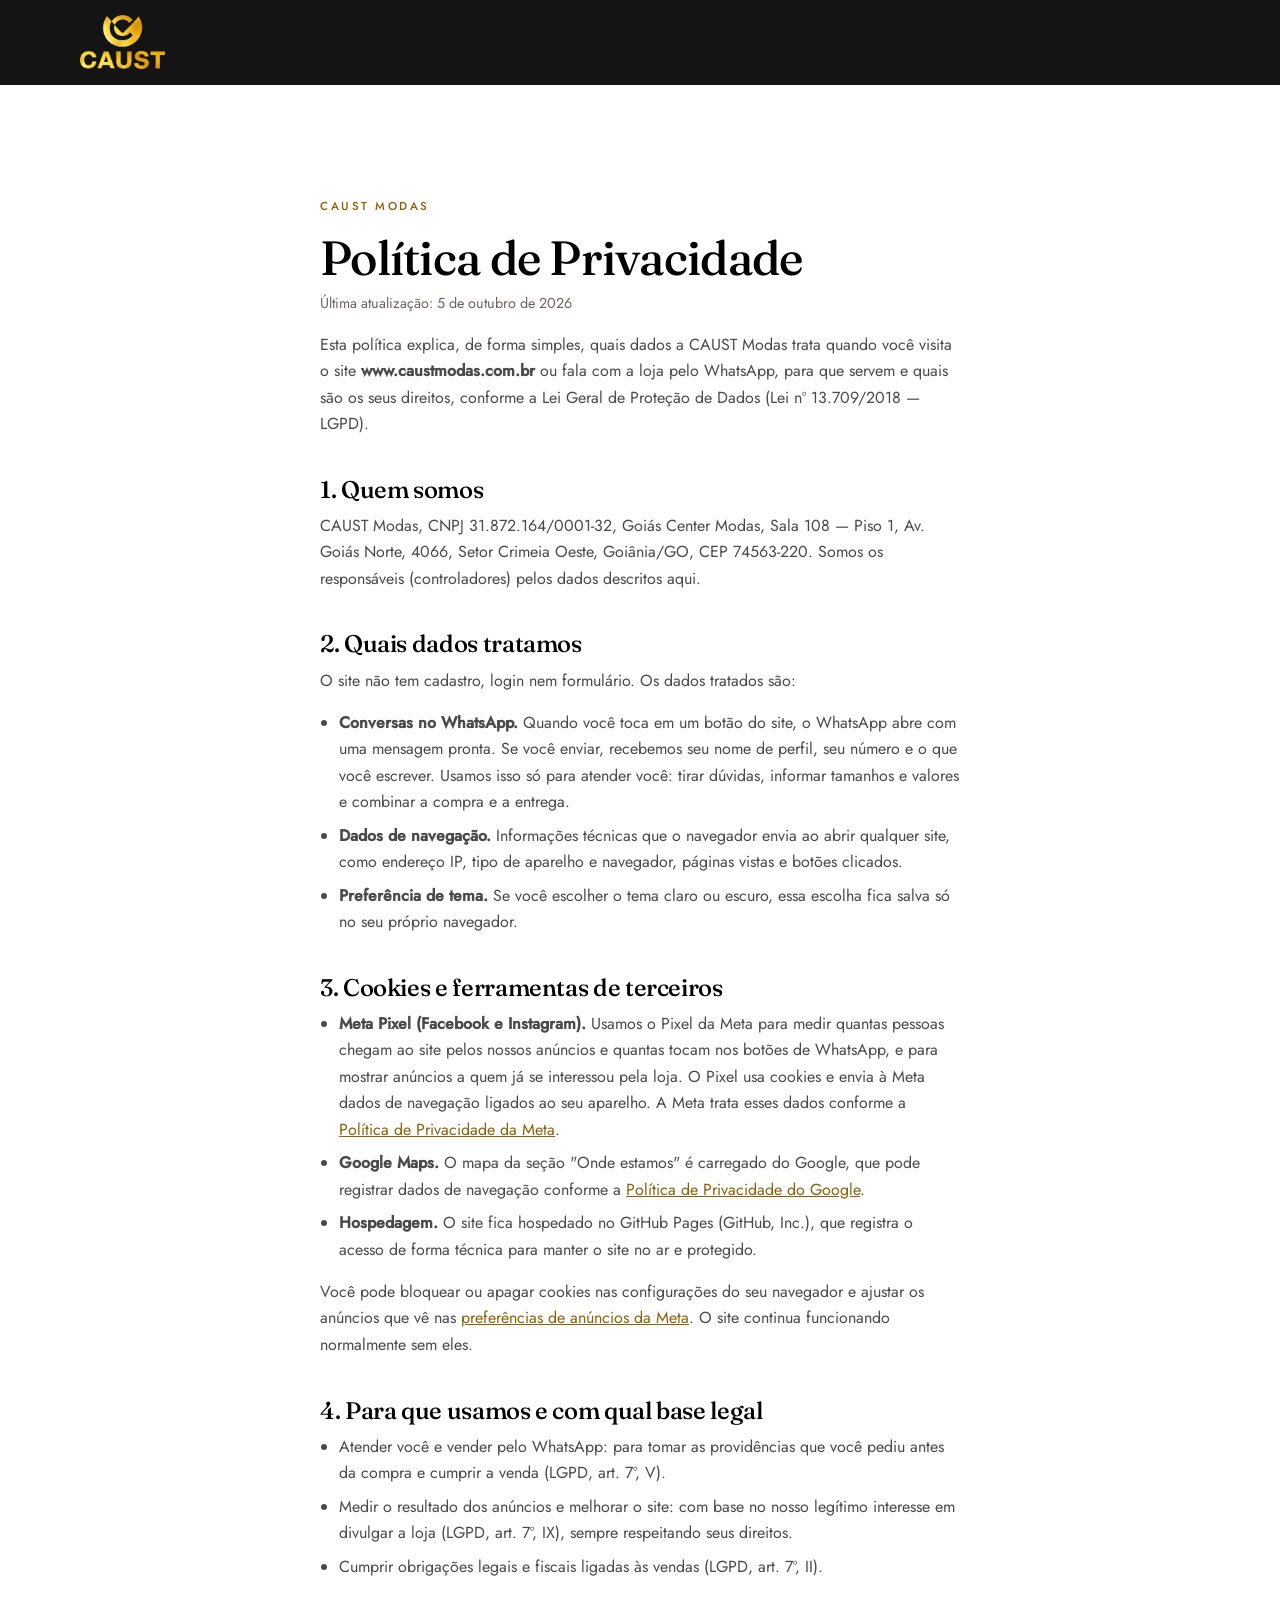
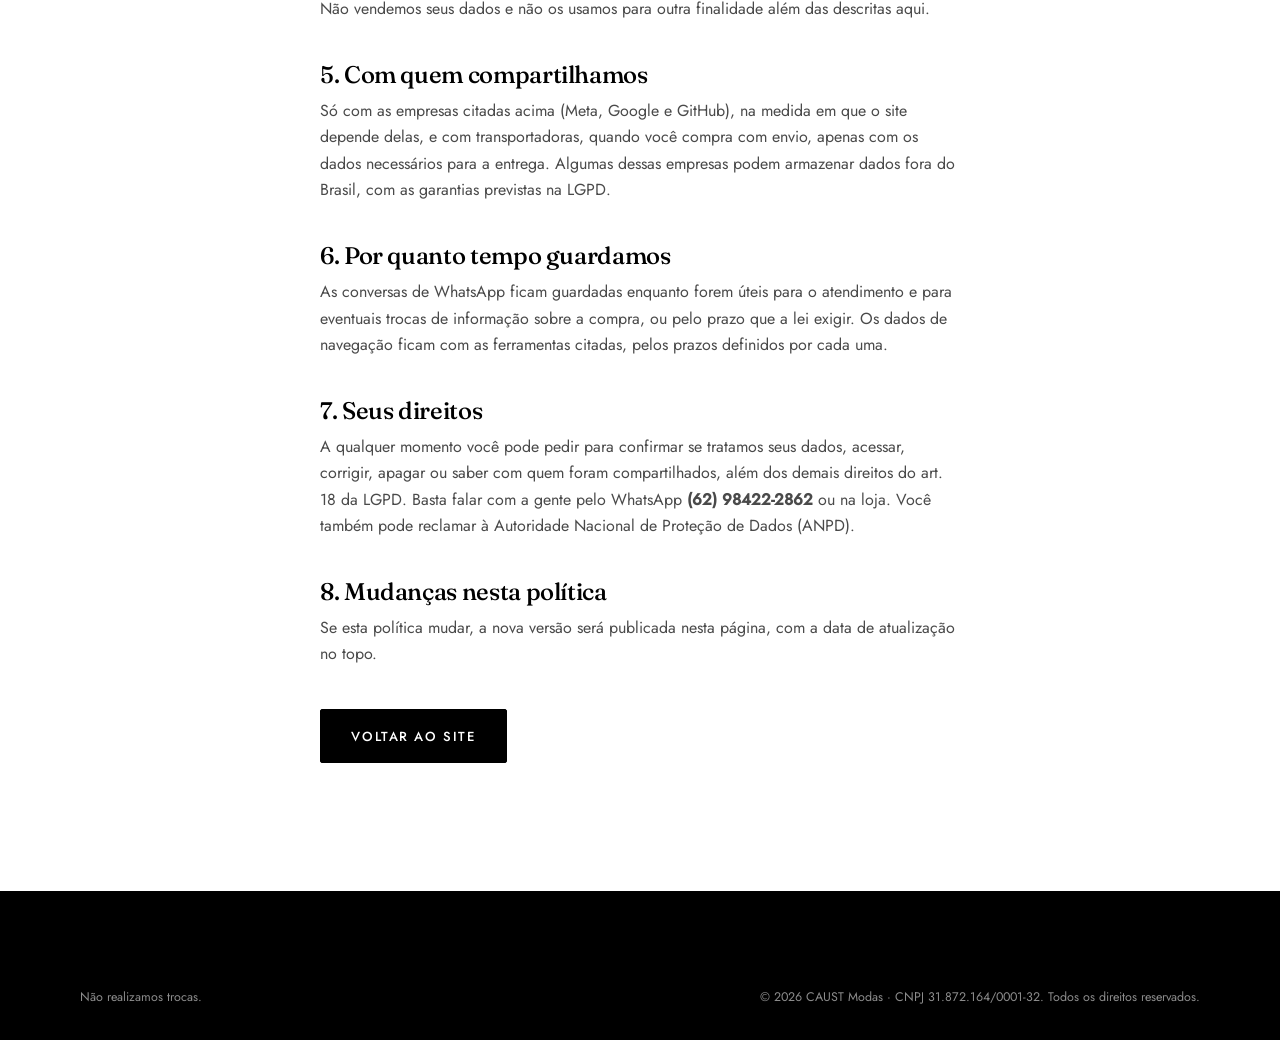
<file: privacidade.html>
<!DOCTYPE html>
<html lang="pt-BR">
<head>
  <meta charset="UTF-8" />
  <meta name="viewport" content="width=device-width, initial-scale=1.0" />

  <title>Política de Privacidade — CAUST Modas</title>
  <meta name="description" content="Como a CAUST Modas trata os dados de quem visita o site e fala com a loja pelo WhatsApp." />
  <meta name="theme-color" content="#000000" />
  <link rel="canonical" href="https://www.caustmodas.com.br/privacidade.html" />
  <link rel="icon" href="img/marca/favicon.png" />

  <link rel="preload" href="fonts/fraunces.woff2" as="font" type="font/woff2" crossorigin />
  <link rel="preload" href="fonts/jost.woff2" as="font" type="font/woff2" crossorigin />

  <!-- Mesmo tema (claro/escuro) que a visitante escolheu no site -->
  <script>
    (function () {
      var t = "auto";
      try {
        var salvo = localStorage.getItem("caust_tema");
        if (salvo === "claro" || salvo === "escuro") t = salvo;
      } catch (e) { /* navegação privada */ }
      document.documentElement.setAttribute("data-tema", t);
    })();
  </script>

  <link rel="stylesheet" href="css/estilo.css" />
  <style>
    .politica { max-width: 72ch; }
    .politica h1 { font-size: clamp(2rem, 5vw, 3rem); margin-bottom: 0.4rem; }
    .politica h2 { font-size: clamp(1.2rem, 2.6vw, 1.5rem); margin: 2.4rem 0 0.6rem; }
    .politica ul { padding-left: 1.2rem; margin: 0 0 1rem; }
    .politica li { margin-bottom: 0.45rem; }
    .politica a:not(.btn) { color: var(--acento-texto); }
    .politica__data { color: var(--tinta-suave); font-size: 0.9rem; }
    .politica__voltar { margin-top: 2.6rem; }
  </style>
</head>
<body>

<header class="topo" id="topo">
  <div class="container topo__interno">
    <a href="./" class="marca" aria-label="CAUST — voltar ao site">
      <img src="img/marca/logo-web.png" alt="CAUST Modas"
           class="marca__logo" width="240" height="153">
    </a>
  </div>
</header>

<main class="secao">
  <article class="container politica">
    <span class="olho">CAUST Modas</span>
    <h1>Política de Privacidade</h1>
    <p class="politica__data">Última atualização: 5 de outubro de 2026</p>

    <p>
      Esta política explica, de forma simples, quais dados a CAUST Modas trata
      quando você visita o site <strong>www.caustmodas.com.br</strong> ou fala
      com a loja pelo WhatsApp, para que servem e quais são os seus direitos,
      conforme a Lei Geral de Proteção de Dados (Lei nº 13.709/2018 — LGPD).
    </p>

    <h2>1. Quem somos</h2>
    <p>
      CAUST Modas, CNPJ 31.872.164/0001-32, Goiás Center Modas, Sala 108 — Piso 1,
      Av. Goiás Norte, 4066, Setor Crimeia Oeste, Goiânia/GO, CEP 74563-220.
      Somos os responsáveis (controladores) pelos dados descritos aqui.
    </p>

    <h2>2. Quais dados tratamos</h2>
    <p>O site não tem cadastro, login nem formulário. Os dados tratados são:</p>
    <ul>
      <li>
        <strong>Conversas no WhatsApp.</strong> Quando você toca em um botão do
        site, o WhatsApp abre com uma mensagem pronta. Se você enviar, recebemos
        seu nome de perfil, seu número e o que você escrever. Usamos isso só para
        atender você: tirar dúvidas, informar tamanhos e valores e combinar a
        compra e a entrega.
      </li>
      <li>
        <strong>Dados de navegação.</strong> Informações técnicas que o navegador
        envia ao abrir qualquer site, como endereço IP, tipo de aparelho e
        navegador, páginas vistas e botões clicados.
      </li>
      <li>
        <strong>Preferência de tema.</strong> Se você escolher o tema claro ou
        escuro, essa escolha fica salva só no seu próprio navegador.
      </li>
    </ul>

    <h2>3. Cookies e ferramentas de terceiros</h2>
    <ul>
      <li>
        <strong>Meta Pixel (Facebook e Instagram).</strong> Usamos o Pixel da Meta
        para medir quantas pessoas chegam ao site pelos nossos anúncios e quantas
        tocam nos botões de WhatsApp, e para mostrar anúncios a quem já se
        interessou pela loja. O Pixel usa cookies e envia à Meta dados de
        navegação ligados ao seu aparelho. A Meta trata esses dados conforme a
        <a href="https://www.facebook.com/privacy/policy/" target="_blank" rel="noopener">Política de Privacidade da Meta</a>.
      </li>
      <li>
        <strong>Google Maps.</strong> O mapa da seção "Onde estamos" é carregado
        do Google, que pode registrar dados de navegação conforme a
        <a href="https://policies.google.com/privacy?hl=pt-BR" target="_blank" rel="noopener">Política de Privacidade do Google</a>.
      </li>
      <li>
        <strong>Hospedagem.</strong> O site fica hospedado no GitHub Pages
        (GitHub, Inc.), que registra o acesso de forma técnica para manter o site
        no ar e protegido.
      </li>
    </ul>
    <p>
      Você pode bloquear ou apagar cookies nas configurações do seu navegador e
      ajustar os anúncios que vê nas
      <a href="https://www.facebook.com/adpreferences/" target="_blank" rel="noopener">preferências de anúncios da Meta</a>.
      O site continua funcionando normalmente sem eles.
    </p>

    <h2>4. Para que usamos e com qual base legal</h2>
    <ul>
      <li>Atender você e vender pelo WhatsApp: para tomar as providências que você pediu antes da compra e cumprir a venda (LGPD, art. 7º, V).</li>
      <li>Medir o resultado dos anúncios e melhorar o site: com base no nosso legítimo interesse em divulgar a loja (LGPD, art. 7º, IX), sempre respeitando seus direitos.</li>
      <li>Cumprir obrigações legais e fiscais ligadas às vendas (LGPD, art. 7º, II).</li>
    </ul>
    <p>Não vendemos seus dados e não os usamos para outra finalidade além das descritas aqui.</p>

    <h2>5. Com quem compartilhamos</h2>
    <p>
      Só com as empresas citadas acima (Meta, Google e GitHub), na medida em que
      o site depende delas, e com transportadoras, quando você compra com envio,
      apenas com os dados necessários para a entrega. Algumas dessas empresas
      podem armazenar dados fora do Brasil, com as garantias previstas na LGPD.
    </p>

    <h2>6. Por quanto tempo guardamos</h2>
    <p>
      As conversas de WhatsApp ficam guardadas enquanto forem úteis para o
      atendimento e para eventuais trocas de informação sobre a compra, ou pelo
      prazo que a lei exigir. Os dados de navegação ficam com as ferramentas
      citadas, pelos prazos definidos por cada uma.
    </p>

    <h2>7. Seus direitos</h2>
    <p>
      A qualquer momento você pode pedir para confirmar se tratamos seus dados,
      acessar, corrigir, apagar ou saber com quem foram compartilhados, além dos
      demais direitos do art. 18 da LGPD. Basta falar com a gente pelo WhatsApp
      <strong>(62) 98422-2862</strong> ou na loja. Você também pode reclamar à
      Autoridade Nacional de Proteção de Dados (ANPD).
    </p>

    <h2>8. Mudanças nesta política</h2>
    <p>
      Se esta política mudar, a nova versão será publicada nesta página, com a
      data de atualização no topo.
    </p>

    <p class="politica__voltar">
      <a href="./" class="btn btn--principal">Voltar ao site</a>
    </p>
  </article>
</main>

<footer class="rodape">
  <div class="container">
    <div class="rodape__base">
      <span>Não realizamos trocas.</span>
      <span>© 2026 CAUST Modas · CNPJ 31.872.164/0001-32. Todos os direitos reservados.</span>
    </div>
  </div>
</footer>

</body>
</html>
</file>
<file: css/estilo.css>
/* =============================================================
   CAUST — Folha de estilo
   Paleta da marca: preto, branco e dourado.
   Para trocar as cores da marca, mexa só no bloco :root abaixo.
   ============================================================= */

/* ---------- Fontes (hospedadas no próprio site) -------------
   Fraunces e Jost, licença SIL Open Font License. Só o subconjunto
   latin, que já cobre o português. Antes vinham do Google Fonts, o
   que custava duas conexões extras e fazia o topo "pular" quando a
   fonte chegava depois da primeira pintura. O index.html faz preload
   dos três arquivos. ------------------------------------------------- */

@font-face {
  font-family: "Fraunces";
  font-style: italic;
  font-weight: 400 600;
  font-display: swap;
  src: url("../fonts/fraunces-italico.woff2") format("woff2");
  unicode-range: U+0000-00FF, U+0131, U+0152-0153, U+02BB-02BC, U+02C6, U+02DA, U+02DC, U+0304, U+0308, U+0329, U+2000-206F, U+20AC, U+2122, U+2191, U+2193, U+2212, U+2215, U+FEFF, U+FFFD;
}

@font-face {
  font-family: "Fraunces";
  font-style: normal;
  font-weight: 400 700;
  font-display: swap;
  src: url("../fonts/fraunces.woff2") format("woff2");
  unicode-range: U+0000-00FF, U+0131, U+0152-0153, U+02BB-02BC, U+02C6, U+02DA, U+02DC, U+0304, U+0308, U+0329, U+2000-206F, U+20AC, U+2122, U+2191, U+2193, U+2212, U+2215, U+FEFF, U+FFFD;
}

@font-face {
  font-family: "Jost";
  font-style: normal;
  font-weight: 300 500;
  font-display: swap;
  src: url("../fonts/jost.woff2") format("woff2");
  unicode-range: U+0000-00FF, U+0131, U+0152-0153, U+02BB-02BC, U+02C6, U+02DA, U+02DC, U+0304, U+0308, U+0329, U+2000-206F, U+20AC, U+2122, U+2191, U+2193, U+2212, U+2215, U+FEFF, U+FFFD;
}

:root {
  /* ------------------------------------------------------------
     CORES — preto, branco e dourado, em dois temas.

     Três estados de tema:
       data-tema="auto"    segue o aparelho (padrão)
       data-tema="claro"   força claro, mesmo com o celular no escuro
       data-tema="escuro"  força escuro, mesmo com o celular no claro

     Dois grupos de token, e a diferença importa:

     1. Tokens de PÁGINA (--papel, --tinta, --borda) invertem entre
        os temas. Fundo claro com texto escuro, e vice-versa.

     2. Tokens de PAINEL (--painel*) são as seções escuras de
        propósito: cabeçalho, atacado, faixa da loja e rodapé. Elas
        continuam escuras nos dois temas, porque são um recurso da
        marca, não consequência do tema. Eles são PRETOS nos dois
        temas: no escuro a página clareia para #1a1611, e o painel
        preto continua se destacando dela como no tema claro.

     Nunca defina uma cor só dentro do bloco escuro: se o token não
     existir no :root, ele não vale no estado "auto" com o aparelho
     no claro, e a página quebra.
     ------------------------------------------------------------ */
  color-scheme: light;

  /* Página */
  --tinta: #000000;
  --tinta-media: #4a4a4a;
  --tinta-suave: #6b655b;
  --papel: #ffffff;
  --papel-2: #f6f5f2;
  --borda: #e6e4df;
  --areia: #e6e4df;
  --claro-2: #c9c7c2;

  /* Painéis escuros */
  --painel: #000000;
  --painel-topo: rgba(0, 0, 0, 0.92);
  --painel-titulo: #ffffff;
  --painel-texto: #e6e4df;
  --painel-suave: #8c8c8c;

  /* Dourado. --acento-texto é o único legível em texto pequeno
     sobre o fundo da página, e por isso muda entre os temas. */
  --acento: #e0a008;
  --acento-escuro: #b8840a;

  /* ---- Fundo do topo ----------------------------------------
     O topo tem fundo PRÓPRIO, não o da página. No tema claro,
     dourado sobre branco quase não aparece — o topo ficava
     chapado e sem vida. Este tom é o dourado da marca lavado,
     não um bege genérico: sai de #e0a008 dessaturado. */
  --hero-fundo: #f2ead9;
  --hero-brilho-1: rgba(224, 160, 8, 0.26);
  --hero-brilho-2: rgba(224, 160, 8, 0.15);
  --hero-linha: rgba(138, 96, 8, 0.25);
  --marca-dagua: 0.09;
  --acento-texto: #8a6008;
  --acento-claro: #f8d848;

  /* WhatsApp */
  --zap: #25d366;
  --zap-hover: #1ebe5b;

  /* Instagram. O degradê oficial vai do amarelo ao azul, mas a
     ponta amarela/laranja reprova no contraste com texto branco
     (1,35:1 e 2,60:1). Aqui a ponta quente é um laranja mais
     fechado, #c94508, que dá 4,84:1 — continua lendo como
     Instagram e o texto continua legível no sol. */
  --insta: linear-gradient(135deg,
    #c94508 0%, #d62976 38%, #962fbf 72%, #4f5bd5 100%);
  --insta-hover: linear-gradient(135deg,
    #b03d06 0%, #c02467 38%, #82299f 72%, #4149b5 100%);

  /* Tipografia */
  --serif: "Fraunces", Georgia, "Times New Roman", serif;
  --sans: "Jost", "Segoe UI", system-ui, -apple-system, sans-serif;

  /* Medidas */
  --max: 1200px;
  --gutter: clamp(1rem, 4vw, 2.5rem);
  --raio: 2px;
  --sombra: 0 1px 2px rgba(13, 13, 13, 0.05),
            0 8px 24px rgba(13, 13, 13, 0.07);
  --sombra-alta: 0 4px 12px rgba(13, 13, 13, 0.09),
                 0 24px 48px rgba(13, 13, 13, 0.14);
  --transicao: 220ms cubic-bezier(0.4, 0, 0.2, 1);
}


/* ============================================================
   TEMA ESCURO
   ------------------------------------------------------------
   Só redefine TOKEN. Nenhuma regra de componente mora aqui —
   componente que só recebe cor dentro deste bloco fica sem cor
   no tema claro.
   ============================================================ */

@media (prefers-color-scheme: dark) {
    :root:not([data-tema="claro"]) {
    color-scheme: dark;

    /* Só a PÁGINA inverte. Os painéis escuros (--painel*) não estão
       aqui de propósito: eles são pretos nos dois temas, porque o
       preto é da marca, não do tema. Painel preto sobre página
       #1a1611 mantém a mesma hierarquia do tema claro. */
    --tinta: #f5f2ec;
    --tinta-media: #b3ada3;
    --tinta-suave: #8a847a;
    --papel: #1a1611;
    --papel-2: #13100c;
    --borda: #322d26;
    --areia: #322d26;

    /* Sobre fundo escuro o dourado precisa clarear para continuar
       legível em texto pequeno */
    --acento-texto: #e8b53a;
    --marca-dagua: 0.085;

    /* No escuro o dourado já salta: o topo acompanha a página */
    --hero-fundo: #13100c;
    --hero-brilho-1: rgba(224, 160, 8, 0.13);
    --hero-brilho-2: rgba(224, 160, 8, 0.07);
    --hero-linha: rgba(232, 181, 58, 0.22);
  }
}

/* ============================================================
   TEMA ESCURO
   ------------------------------------------------------------
   Só redefine TOKEN. Nenhuma regra de componente mora aqui —
   componente que só recebe cor dentro deste bloco fica sem cor
   no tema claro.
   ============================================================ */

:root[data-tema="escuro"] {
  color-scheme: dark;

  /* Só a PÁGINA inverte. Os painéis escuros (--painel*) não estão
     aqui de propósito: eles são pretos nos dois temas, porque o
     preto é da marca, não do tema. Painel preto sobre página
     #1a1611 mantém a mesma hierarquia do tema claro. */
  --tinta: #f5f2ec;
  --tinta-media: #b3ada3;
  --tinta-suave: #8a847a;
  --papel: #1a1611;
  --papel-2: #13100c;
  --borda: #322d26;
  --areia: #322d26;

  /* Sobre fundo escuro o dourado precisa clarear para continuar
     legível em texto pequeno */
  --acento-texto: #e8b53a;
  --marca-dagua: 0.085;

  /* No escuro o dourado já salta: o topo acompanha a página */
  --hero-fundo: #13100c;
  --hero-brilho-1: rgba(224, 160, 8, 0.13);
  --hero-brilho-2: rgba(224, 160, 8, 0.07);
  --hero-linha: rgba(232, 181, 58, 0.22);
}

*,
*::before,
*::after { box-sizing: border-box; }

html { scroll-behavior: smooth; }

@media (prefers-reduced-motion: reduce) {
  html { scroll-behavior: auto; }
  *, *::before, *::after {
    animation-duration: 0.01ms !important;
    transition-duration: 0.01ms !important;
  }
}

body {
  margin: 0;
  font-family: var(--sans);
  font-size: 1rem;
  line-height: 1.65;
  color: var(--tinta-media);
  background: var(--papel);
  -webkit-font-smoothing: antialiased;

  /* ATENCAO: nao troque isto por "overflow-x: hidden".
     "hidden" transforma o body em conteiner de rolagem, e ai o
     position:sticky do cabecalho passa a se prender ao body em vez
     da janela — o cabecalho sobe junto com a pagina e nao fica fixo.
     "clip" corta o transbordo horizontal do mesmo jeito, sem criar
     conteiner de rolagem. O hidden abaixo e so para navegador antigo
     que nao conhece clip. */
  overflow-x: hidden;
}

@supports (overflow-x: clip) {
  body { overflow-x: clip; }
}

h1, h2, h3, h4 {
  font-family: var(--serif);
  color: var(--tinta);
  line-height: 1.15;
  font-weight: 500;
  margin: 0 0 0.5em;
  letter-spacing: -0.015em;
}

h1 { font-size: clamp(2.25rem, 6vw, 4rem); }
h2 { font-size: clamp(1.75rem, 4vw, 2.75rem); }
h3 { font-size: clamp(1.15rem, 2.2vw, 1.4rem); }

p { margin: 0 0 1rem; }
a { color: inherit; }
img { max-width: 100%; display: block; }

.container {
  width: 100%;
  max-width: var(--max);
  margin-inline: auto;
  padding-inline: var(--gutter);
}

/* Como o cabecalho fica fixo por cima, o alvo de um link do menu
   precisa parar ABAIXO dele, senao o titulo da secao fica escondido. */
section[id],
main [id] { scroll-margin-top: clamp(92px, 13vw, 108px); }

.secao { padding-block: clamp(3.5rem, 9vw, 7rem); }
.secao--papel2 { background: var(--papel-2); }
.secao--tinta { background: var(--painel); color: var(--painel-texto); }
.secao--tinta h2,
.secao--tinta h3 { color: var(--painel-titulo); }

.olho {
  font-size: 0.72rem;
  letter-spacing: 0.22em;
  text-transform: uppercase;
  font-weight: 500;
  color: var(--acento-texto);
  margin-bottom: 0.9rem;
  display: block;
}

.secao--tinta .olho { color: var(--acento-claro); }

.cabecalho-secao {
  max-width: 52ch;
  margin-bottom: clamp(2rem, 5vw, 3.5rem);
}

.cabecalho-secao--centro {
  margin-inline: auto;
  text-align: center;
}

/* ---------- Botões ---------------------------------------- */

.btn {
  display: inline-flex;
  align-items: center;
  justify-content: center;
  gap: 0.6rem;
  padding: 0.95rem 1.9rem;
  border: 1px solid transparent;
  border-radius: var(--raio);
  font-family: var(--sans);
  font-size: 0.82rem;
  font-weight: 500;
  letter-spacing: 0.12em;
  text-transform: uppercase;
  text-decoration: none;
  cursor: pointer;
  transition: var(--transicao);
  text-align: center;
}

.btn svg { width: 1.05em; height: 1.05em; flex-shrink: 0; }

/* Preto com texto branco, virando dourado no hover.
   Contraste máximo no estado parado — é o botão que converte. */
.btn--principal {
  background: var(--tinta);
  color: var(--papel);
  border-color: var(--tinta);
}
.btn--principal:hover {
  background: var(--acento);
  color: var(--tinta);
  border-color: var(--acento);
  transform: translateY(-2px);
  box-shadow: var(--sombra);
}

.btn--contorno {
  background: transparent;
  color: var(--tinta);
  border-color: var(--tinta);
}
.btn--contorno:hover {
  background: var(--tinta);
  color: var(--papel);
  transform: translateY(-2px);
}

.secao--tinta .btn--contorno {
  color: var(--painel-titulo);
  border-color: rgba(255, 255, 255, 0.45);
}
.secao--tinta .btn--contorno:hover {
  background: var(--painel-titulo);
  color: var(--tinta);
}

/* Usado sobre as seções pretas: dourado com texto preto. */
.btn--claro {
  background: var(--acento);
  color: #000000;
  border-color: var(--acento);
}
.btn--claro:hover {
  background: var(--acento-claro);
  border-color: var(--acento-claro);
  transform: translateY(-2px);
  box-shadow: var(--sombra);
}

.btn--pequeno { padding: 0.7rem 1.2rem; font-size: 0.72rem; }
.btn--bloco { width: 100%; }

/* ---------- Botoes de WhatsApp ----------------------------
   TODO botao que leva para o WhatsApp e verde, em qualquer
   secao do site — e o caminho que a gente quer que a cliente
   siga, entao ele nao se mistura com o resto.

   O texto e PRETO, nao branco: branco sobre o verde do
   WhatsApp da 1.98:1 de contraste e some no celular sob sol.
   Preto da 10.6:1 e ainda conversa com o preto da marca.

   Funciona por atributo, entao qualquer botao novo que receba
   data-zap ja nasce verde, sem precisar mexer aqui.
   ---------------------------------------------------------- */

/* #000 fixo, nao var(--tinta): no tema escuro --tinta vira quase
   branco e o texto sumia no verde (1,77:1, achado pelo Lighthouse). */
.btn[data-zap],
#modalZap {
  background: var(--zap);
  color: #000000;
  border-color: var(--zap);
}

.btn[data-zap]:hover,
#modalZap:hover {
  background: var(--zap-hover);
  color: #000000;
  border-color: var(--zap-hover);
  transform: translateY(-2px);
  box-shadow: 0 6px 20px rgba(37, 211, 102, 0.35);
}

/* Icone do WhatsApp no rodape */
.social a[data-zap] {
  background: var(--zap);
  border-color: var(--zap);
  color: #000000;
}
.social a[data-zap]:hover {
  background: var(--zap-hover);
  border-color: var(--zap-hover);
  color: #000000;
}

/* ---------- Cabeçalho ------------------------------------- */

/* Cabecalho fixo no topo em toda a rolagem. */
.topo {
  position: sticky;
  position: -webkit-sticky;
  top: 0;
  z-index: 60;
  background: var(--painel-topo);
  backdrop-filter: blur(12px);
  border-bottom: 1px solid transparent;
  transition: var(--transicao);
}

.topo--rolado {
  border-bottom-color: var(--acento);
  box-shadow: 0 2px 20px rgba(0, 0, 0, 0.45);
}

.topo__interno {
  display: flex;
  align-items: center;
  justify-content: space-between;
  gap: 1.5rem;
  min-height: 84px;
}

.marca {
  display: flex;
  align-items: center;
  gap: 0.7rem;
  text-decoration: none;
  flex-shrink: 0;
}

.marca__logo {
  height: clamp(40px, 5.5vw, 54px);
  width: auto;
}

.marca__texto {
  font-family: var(--serif);
  font-size: 1.5rem;
  font-weight: 600;
  letter-spacing: 0.14em;
  color: var(--tinta);
  line-height: 1;
}

.marca__sub {
  display: block;
  font-family: var(--sans);
  font-size: 0.58rem;
  letter-spacing: 0.3em;
  text-transform: uppercase;
  color: var(--acento-texto);
  margin-top: 0.25rem;
  font-weight: 400;
}

.nav { display: flex; align-items: center; gap: 2rem; }

.nav__links {
  display: flex;
  gap: 1.9rem;
  list-style: none;
  margin: 0;
  padding: 0;
}

.nav__links a {
  text-decoration: none;
  font-size: 0.8rem;
  letter-spacing: 0.09em;
  text-transform: uppercase;
  color: var(--painel-texto);
  padding-block: 0.4rem;
  position: relative;
  transition: color var(--transicao);
}

.nav__links a::after {
  content: "";
  position: absolute;
  left: 0;
  bottom: 0;
  width: 0;
  height: 1px;
  background: var(--acento);
  transition: width var(--transicao);
}

.nav__links a:hover { color: var(--painel-titulo); }
.nav__links a:hover::after { width: 100%; }

.menu-btn {
  display: none;
  background: none;
  border: 0;
  padding: 0.5rem;
  cursor: pointer;
  color: var(--painel-titulo);
}
.menu-btn svg { width: 26px; height: 26px; }

@media (max-width: 900px) {
  .nav__links { display: none; }
  .nav .btn { display: none; }
  .menu-btn { display: block; }
}

/* Menu mobile */
.menu-mobile {
  position: fixed;
  inset: 0;
  z-index: 70;
  background: var(--painel);
  padding: var(--gutter);
  display: flex;
  flex-direction: column;
  transform: translateX(100%);
  transition: transform var(--transicao);
}
.menu-mobile[data-aberto="true"] { transform: translateX(0); }

.menu-mobile__topo {
  display: flex;
  justify-content: flex-end;
  margin-bottom: 2rem;
}

.menu-mobile__fechar {
  background: none;
  border: 0;
  cursor: pointer;
  color: var(--painel-titulo);
  padding: 0.5rem;
}
.menu-mobile__fechar svg { width: 26px; height: 26px; }

.menu-mobile ul {
  list-style: none;
  margin: 0 0 auto;
  padding: 0;
  display: flex;
  flex-direction: column;
  gap: 0.4rem;
}

.menu-mobile ul a {
  display: block;
  font-family: var(--serif);
  font-size: 1.9rem;
  text-decoration: none;
  color: var(--painel-titulo);
  padding-block: 0.55rem;
  border-bottom: 1px solid rgba(255, 255, 255, 0.12);
}

.menu-mobile .btn { margin-top: 1.5rem; }

/* ---------- Hero ------------------------------------------ */

.hero {
  position: relative;
  overflow: hidden;

  /* Dois brilhos dourados muito suaves, em cantos opostos, para o
     topo não ficar um bloco chapado. São gradientes, não imagem:
     não pesam nada e acompanham o tema sozinhos. */
  background:
    radial-gradient(115% 85% at 88% 10%,
      var(--hero-brilho-1) 0%, transparent 58%),
    radial-gradient(85% 70% at 0% 100%,
      var(--hero-brilho-2) 0%, transparent 62%),
    var(--hero-fundo);
}

/* Marca d'água: o próprio símbolo do logo, em escala grande e
   opacidade baixíssima, sangrando pela esquerda. A cor vem do CSS
   por máscara, então ela acompanha o tema e o arquivo é só a
   silhueta — 33 KB em vez dos 130 KB do PNG colorido. */
.hero::after {
  content: "";
  position: absolute;
  left: -8%;
  top: 50%;
  transform: translateY(-50%);
  width: min(560px, 60%);
  aspect-ratio: 340 / 277;
  background-color: var(--acento);
  -webkit-mask: url("../img/marca/simbolo-mask.png") no-repeat center / contain;
  mask: url("../img/marca/simbolo-mask.png") no-repeat center / contain;
  opacity: var(--marca-dagua);
  pointer-events: none;
  z-index: 0;
}

/* Se um dia entrar foto de fundo, a marca d'água sai de cena */
.hero--com-foto::after { display: none; }

.hero__grade {
  position: relative;
  z-index: 1;
  display: grid;
  grid-template-columns: 1.05fr 0.95fr;
  gap: clamp(2rem, 5vw, 4.5rem);
  align-items: center;
  padding-block: clamp(3rem, 8vw, 6rem);
}

@media (max-width: 900px) {
  .hero__grade { grid-template-columns: 1fr; }
}

.hero__titulo { margin-bottom: 1.2rem; }

.hero__titulo em {
  font-style: italic;
  color: var(--acento-texto);
}

.hero__texto {
  font-size: clamp(1rem, 1.6vw, 1.15rem);
  max-width: 46ch;
  margin-bottom: 2rem;
}

.hero__acoes {
  display: flex;
  flex-wrap: wrap;
  gap: 0.9rem;
  margin-bottom: 2.5rem;
}

/* Quatro selos em 2x2. Em fileira única eles não cabem na coluna
   do topo e o quarto caía sozinho numa segunda linha. Em 2x2 fica
   equilibrado, e o mesmo arranjo serve no celular. */
.hero__selos {
  display: grid;
  grid-template-columns: repeat(2, 1fr);
  gap: 1.5rem 2rem;
  padding-top: 1.8rem;
  border-top: 1px solid var(--hero-linha);
}

/* O fio fica no MEIO do vão entre as colunas: puxa a caixa meio
   vão para a esquerda e devolve o mesmo tanto em recuo interno,
   senão o texto da segunda coluna sai do lugar. */
.selo:nth-child(even) {
  border-left: 1px solid var(--hero-linha);
  margin-left: -1rem;
  padding-left: 1rem;
}

.selo { display: flex; flex-direction: column; gap: 0.3rem; }

.selo__valor {
  font-family: var(--serif);
  font-size: 1.45rem;
  color: var(--tinta);
  line-height: 1.1;
}

.selo__rotulo {
  font-size: 0.68rem;
  letter-spacing: 0.14em;
  text-transform: uppercase;
  color: var(--tinta-suave);
}

/* Mosaico de fotos do hero */
.hero__mosaico {
  display: grid;
  grid-template-columns: 1fr 1fr;
  grid-template-rows: repeat(3, 1fr);
  gap: 0.75rem;
  aspect-ratio: 4 / 5;
  max-width: 100%;
}

.hero__foto {
  overflow: hidden;
  border-radius: var(--raio);
  background: var(--areia);
}
.hero__foto:nth-child(1) { grid-row: span 2; }
.hero__foto:nth-child(3) { grid-row: span 2; }

.hero__foto img {
  width: 100%;
  height: 100%;
  object-fit: cover;
}

/* ---------- Espaço reservado de foto ---------------------- */

.reservado {
  width: 100%;
  height: 100%;
  min-height: 120px;
  display: flex;
  flex-direction: column;
  align-items: center;
  justify-content: center;
  gap: 0.5rem;
  background:
    repeating-linear-gradient(
      45deg,
      var(--areia) 0 10px,
      var(--papel-2) 10px 20px
    );
  color: var(--tinta-suave);
  text-align: center;
  padding: 1rem;
}

.reservado svg { width: 28px; height: 28px; opacity: 0.55; }

.reservado span {
  font-size: 0.62rem;
  letter-spacing: 0.16em;
  text-transform: uppercase;
}

/* ---------- Alternador Atacado / Varejo ------------------- */

.modo {
  position: relative;
  z-index: 2;
  margin-top: -1px;
  background: var(--painel);
  color: var(--areia);
  padding-block: 1.5rem;
}

.modo__interno {
  display: flex;
  flex-wrap: wrap;
  align-items: center;
  justify-content: center;
  gap: 1.2rem;
  text-align: center;
}

.modo__rotulo {
  font-size: 0.72rem;
  letter-spacing: 0.18em;
  text-transform: uppercase;
  color: var(--painel-suave);
}

.alternador {
  display: inline-flex;
  padding: 4px;
  background: rgba(255, 255, 255, 0.08);
  border-radius: 100px;
  gap: 4px;
}

.alternador button {
  border: 0;
  background: transparent;
  color: var(--painel-texto);
  font-family: var(--sans);
  font-size: 0.76rem;
  letter-spacing: 0.12em;
  text-transform: uppercase;
  padding: 0.6rem 1.5rem;
  border-radius: 100px;
  cursor: pointer;
  transition: var(--transicao);
  white-space: nowrap;
}

.alternador button[aria-pressed="true"] {
  background: var(--painel-titulo);
  color: var(--painel);
  font-weight: 500;
}

.alternador button:not([aria-pressed="true"]):hover {
  background: rgba(255, 255, 255, 0.12);
}

/* ---------- Faixa de vantagens ---------------------------- */

.vantagens {
  display: grid;
  grid-template-columns: repeat(auto-fit, minmax(220px, 1fr));
  gap: clamp(1.5rem, 3vw, 2.5rem);
}

.vantagem__icone {
  width: 40px;
  height: 40px;
  color: var(--acento-texto);
  margin-bottom: 0.9rem;
}
.vantagem__icone svg { width: 100%; height: 100%; }

.vantagem h3 { margin-bottom: 0.35rem; font-size: 1.1rem; }
.vantagem p { font-size: 0.92rem; margin: 0; }

/* ---------- Filtros do catálogo --------------------------- */

.filtros {
  display: flex;
  flex-wrap: wrap;
  gap: 0.5rem;
  margin-bottom: 2.5rem;
}

.filtro {
  border: 1px solid var(--areia);
  background: transparent;
  color: var(--tinta-media);
  font-family: var(--sans);
  font-size: 0.76rem;
  letter-spacing: 0.1em;
  text-transform: uppercase;
  padding: 0.55rem 1.15rem;
  border-radius: 100px;
  cursor: pointer;
  transition: var(--transicao);
  white-space: nowrap;
}

.filtro:hover { border-color: var(--acento); color: var(--acento-texto); }

/* Os filtros viraram atalhos: levam até a faixa da categoria */
.filtro { text-decoration: none; display: inline-block; }

/* ---------- Cartão de produto ----------------------------- */

.card {
  display: flex;
  flex-direction: column;
  background: var(--papel);
  border: 1px solid transparent;
  border-radius: var(--raio);
  cursor: pointer;
  transition: var(--transicao);
  text-align: left;
  padding: 0;
  font: inherit;
  color: inherit;
  overflow: hidden;
}

.card:hover {
  transform: translateY(-4px);
  box-shadow: var(--sombra-alta);
  border-color: var(--areia);
}

.card__midia {
  position: relative;
  aspect-ratio: 3 / 4;
  overflow: hidden;
  background: var(--papel-2);
}

.card__midia img {
  width: 100%;
  height: 100%;
  object-fit: cover;
  transition: transform 400ms cubic-bezier(0.4, 0, 0.2, 1);
}

.card:hover .card__midia img { transform: scale(1.04); }

.card__selo {
  position: absolute;
  top: 0.7rem;
  left: 0.7rem;
  background: var(--tinta);
  color: var(--papel);
  font-size: 0.6rem;
  letter-spacing: 0.16em;
  text-transform: uppercase;
  padding: 0.32rem 0.65rem;
  border-radius: 100px;
}

.card__corpo { padding: 0.9rem 0.2rem 0.4rem; }

.card__categoria {
  font-size: 0.62rem;
  letter-spacing: 0.16em;
  text-transform: uppercase;
  color: var(--tinta-suave);
  display: block;
  margin-bottom: 0.3rem;
}

.card__nome {
  font-family: var(--serif);
  font-size: 1.02rem;
  color: var(--tinta);
  margin: 0 0 0.4rem;
  line-height: 1.3;
}

.card__preco {
  font-size: 0.95rem;
  color: var(--acento-texto);
  font-weight: 500;
}

.card__preco small {
  display: block;
  font-size: 0.62rem;
  letter-spacing: 0.14em;
  text-transform: uppercase;
  color: var(--tinta-suave);
  font-weight: 400;
  margin-top: 0.1rem;
}

.vazio {
  grid-column: 1 / -1;
  text-align: center;
  padding: 3rem 1rem;
  color: var(--tinta-suave);
}

.catalogo__rodape {
  margin-top: clamp(2.5rem, 5vw, 4rem);
  text-align: center;
}

/* ---------- Modal do produto ------------------------------ */

.modal {
  position: fixed;
  inset: 0;
  z-index: 90;
  display: none;
  align-items: center;
  justify-content: center;
  padding: var(--gutter);
}

.modal[data-aberto="true"] { display: flex; }

.modal__fundo {
  position: absolute;
  inset: 0;
  background: rgba(13, 13, 13, 0.55);
  backdrop-filter: blur(3px);
}

.modal__caixa {
  position: relative;
  background: var(--papel);
  border-radius: var(--raio);
  width: min(860px, 100%);
  max-height: 90vh;
  overflow-y: auto;
  box-shadow: var(--sombra-alta);
  display: grid;
  grid-template-columns: 1fr 1fr;
}

@media (max-width: 700px) {
  .modal__caixa { grid-template-columns: 1fr; }
}

.modal__midia {
  aspect-ratio: 3 / 4;
  background: var(--papel-2);
  overflow: hidden;
}
.modal__midia img { width: 100%; height: 100%; object-fit: cover; }

.modal__corpo { padding: clamp(1.5rem, 4vw, 2.5rem); }

.modal__fechar {
  position: absolute;
  top: 0.7rem;
  right: 0.7rem;
  z-index: 2;
  width: 36px;
  height: 36px;
  border: 0;
  border-radius: 50%;
  background: var(--papel);
  color: var(--tinta);
  cursor: pointer;
  display: flex;
  align-items: center;
  justify-content: center;
  box-shadow: var(--sombra);
  transition: var(--transicao);
}
.modal__fechar:hover { background: var(--tinta); color: var(--papel); }
.modal__fechar svg { width: 18px; height: 18px; }

.modal__preco {
  font-family: var(--serif);
  font-size: 1.8rem;
  color: var(--acento-texto);
  margin-bottom: 0.2rem;
}

.modal__linha {
  display: flex;
  gap: 0.5rem;
  font-size: 0.88rem;
  padding-block: 0.55rem;
  border-bottom: 1px solid var(--papel-2);
}

.modal__linha strong {
  color: var(--tinta);
  font-weight: 500;
  min-width: 90px;
}

.modal__acoes { margin-top: 1.6rem; display: grid; gap: 0.6rem; }

.modal__aviso {
  font-size: 0.75rem;
  color: var(--tinta-suave);
  margin-top: 1rem;
  margin-bottom: 0;
}

/* ---------- Blocos de conteúdo ---------------------------- */

.duplo {
  display: grid;
  grid-template-columns: 1fr 1fr;
  gap: clamp(2rem, 5vw, 4.5rem);
  align-items: center;
}

@media (max-width: 860px) {
  .duplo { grid-template-columns: 1fr; }
}

.duplo__midia {
  aspect-ratio: 4 / 5;
  border-radius: var(--raio);
  overflow: hidden;
  background: var(--papel-2);
}
.duplo__midia img { width: 100%; height: 100%; object-fit: cover; }

.lista-check {
  list-style: none;
  margin: 1.5rem 0 0;
  padding: 0;
  display: grid;
  gap: 0.8rem;
}

.lista-check li {
  display: flex;
  gap: 0.75rem;
  align-items: flex-start;
  font-size: 0.95rem;
}

.lista-check svg {
  width: 18px;
  height: 18px;
  flex-shrink: 0;
  margin-top: 0.28rem;
  color: var(--acento-texto);
}

.secao--tinta .lista-check svg { color: var(--acento-claro); }

/* ---------- Condições de atacado -------------------------- */

.condicoes {
  display: grid;
  grid-template-columns: repeat(auto-fit, minmax(230px, 1fr));
  gap: 1px;
  background: rgba(255, 255, 255, 0.14);
  border: 1px solid rgba(255, 255, 255, 0.14);
  border-radius: var(--raio);
  overflow: hidden;
  margin-top: 2.5rem;
}

.condicao {
  background: var(--painel);
  padding: 1.7rem 1.5rem;
}

.condicao__rotulo {
  font-size: 0.65rem;
  letter-spacing: 0.18em;
  text-transform: uppercase;
  color: var(--acento-claro);
  display: block;
  margin-bottom: 0.5rem;
}

.condicao__valor {
  font-family: var(--serif);
  font-size: 1.2rem;
  color: var(--painel-titulo);
  line-height: 1.35;
}

.condicao__valor[data-pendente="true"] {
  color: var(--painel-suave);
  font-style: italic;
  font-size: 1rem;
}

/* ---------- Depoimentos ----------------------------------- */

.depoimentos {
  display: grid;
  grid-template-columns: repeat(auto-fit, minmax(260px, 1fr));
  gap: clamp(1.2rem, 2.5vw, 2rem);
}

.depoimento {
  background: var(--papel);
  border: 1px solid var(--areia);
  border-radius: var(--raio);
  padding: 2rem 1.7rem;
  display: flex;
  flex-direction: column;
}

.depoimento__aspas {
  font-family: var(--serif);
  font-size: 3rem;
  line-height: 0.6;
  color: var(--acento);
  margin-bottom: 0.8rem;
}

.depoimento p {
  font-size: 0.98rem;
  color: var(--tinta-media);
  flex-grow: 1;
}

.depoimento__autora {
  font-size: 0.72rem;
  letter-spacing: 0.14em;
  text-transform: uppercase;
  color: var(--tinta-suave);
  margin-top: 1rem;
}

.depoimento__autora strong {
  display: block;
  color: var(--tinta);
  font-weight: 500;
  letter-spacing: 0.09em;
  margin-bottom: 0.15rem;
}

/* ---------- Localização ----------------------------------- */

.local {
  display: grid;
  grid-template-columns: 0.9fr 1.1fr;
  gap: clamp(2rem, 4vw, 3.5rem);
  align-items: start;
}

@media (max-width: 860px) {
  .local { grid-template-columns: 1fr; }
}

.local__bloco { margin-bottom: 1.8rem; }

.local__bloco h3 {
  font-family: var(--sans);
  font-size: 0.7rem;
  letter-spacing: 0.2em;
  text-transform: uppercase;
  color: var(--acento-texto);
  margin-bottom: 0.6rem;
}

.local__bloco p { margin: 0; font-size: 1rem; }
.local__bloco strong { color: var(--tinta); font-weight: 500; }

.horarios { list-style: none; margin: 0; padding: 0; }

.horarios li {
  display: flex;
  justify-content: space-between;
  gap: 1.5rem;
  padding-block: 0.5rem;
  border-bottom: 1px solid var(--areia);
  font-size: 0.95rem;
}

.horarios li:last-child { border-bottom: 0; }
.horarios span:last-child { color: var(--tinta); font-weight: 500; }

.mapa {
  aspect-ratio: 4 / 3;
  border-radius: var(--raio);
  overflow: hidden;
  border: 1px solid var(--areia);
  background: var(--papel-2);
}
.mapa iframe { width: 100%; height: 100%; border: 0; display: block; }

/* ---------- Chamada final --------------------------------- */

.chamada { text-align: center; }
.chamada .cabecalho-secao { margin-inline: auto; }

.chamada__acoes {
  display: flex;
  flex-wrap: wrap;
  gap: 0.9rem;
  justify-content: center;
}

/* ---------- Rodapé ---------------------------------------- */

.rodape {
  background: var(--painel);
  color: var(--painel-suave);
  padding-block: clamp(3rem, 6vw, 4.5rem) 2rem;
  font-size: 0.9rem;
}

.rodape__grade {
  display: grid;
  grid-template-columns: 1.4fr 1fr 1fr;
  gap: clamp(2rem, 4vw, 3.5rem);
  padding-bottom: 2.5rem;
  border-bottom: 1px solid rgba(255, 255, 255, 0.1);
}

@media (max-width: 760px) {
  .rodape__grade { grid-template-columns: 1fr; gap: 2rem; }
}

.rodape .marca__texto { color: var(--painel-titulo); }
.rodape .marca__sub { color: var(--acento-claro); }

.rodape h3 {
  font-family: var(--sans);
  font-size: 0.68rem;
  letter-spacing: 0.2em;
  text-transform: uppercase;
  color: var(--acento-claro);
  margin-bottom: 1rem;
}

.rodape ul { list-style: none; margin: 0; padding: 0; display: grid; gap: 0.55rem; }
.rodape a { text-decoration: none; transition: color var(--transicao); }
.rodape a:hover { color: var(--painel-titulo); }

.rodape__sobre { max-width: 34ch; margin-top: 1rem; }

.rodape__base {
  padding-top: 1.5rem;
  display: flex;
  flex-wrap: wrap;
  justify-content: space-between;
  gap: 1rem;
  font-size: 0.78rem;
}

.social { display: flex; gap: 0.7rem; margin-top: 1.3rem; }

.social a {
  width: 40px;
  height: 40px;
  border: 1px solid rgba(255, 255, 255, 0.18);
  border-radius: 50%;
  display: flex;
  align-items: center;
  justify-content: center;
  transition: var(--transicao);
}

.social a:hover {
  background: var(--painel-titulo);
  color: var(--painel);
  border-color: var(--painel-titulo);
}

.social svg { width: 18px; height: 18px; }

/* ---------- Botão flutuante do WhatsApp ------------------- */

.zap-flutuante {
  position: fixed;
  right: clamp(1rem, 3vw, 2rem);
  bottom: clamp(1rem, 3vw, 2rem);
  z-index: 50;
  display: flex;
  align-items: center;
  gap: 0.7rem;
  background: var(--zap);
  color: #000000;
  text-decoration: none;
  padding: 0.85rem 1.4rem;
  border-radius: 100px;
  box-shadow: 0 6px 24px rgba(37, 211, 102, 0.38);
  font-size: 0.82rem;
  font-weight: 500;
  letter-spacing: 0.06em;
  transition: var(--transicao);
}

.zap-flutuante:hover {
  background: var(--zap-hover);
  transform: scale(1.04);
}
.zap-flutuante svg { width: 22px; height: 22px; flex-shrink: 0; }

@media (max-width: 520px) {
  .zap-flutuante span { display: none; }
  .zap-flutuante { padding: 0.95rem; }
}

/* ---------- Utilidades ------------------------------------ */

.so-leitor {
  position: absolute;
  width: 1px;
  height: 1px;
  padding: 0;
  margin: -1px;
  overflow: hidden;
  clip: rect(0, 0, 0, 0);
  white-space: nowrap;
  border: 0;
}

[data-modo="varejo"] .so-atacado { display: none !important; }
[data-modo="atacado"] .so-varejo { display: none !important; }

body.travado { overflow: hidden; }

/* Aparecer ao rolar.
   O padrao e VISIVEL. Se o JavaScript nao rodar, o conteudo aparece
   do mesmo jeito — comecar em opacity:0 esperando o observador
   significa que uma falha de JS deixa meia pagina em branco.
   A classe "js" so e colocada pelo app.js, entao a animacao e um
   extra, nunca um requisito para o texto existir. */
.revela {
  opacity: 1;
  transform: none;
  transition: opacity 600ms ease, transform 600ms ease;
}

.js .revela {
  opacity: 0;
  transform: translateY(18px);
}

.js .revela.visivel { opacity: 1; transform: none; }

@media (prefers-reduced-motion: reduce) {
  .js .revela { opacity: 1; transform: none; }
}

/* Logo maior no rodape (fundo preto, entao usa a versao transparente) */
.marca__logo--rodape {
  height: 72px;
  margin-bottom: 0.4rem;
}

/* ==============================================================
   AJUSTES DE CELULAR
   --------------------------------------------------------------
   A maior parte do tráfego vem do Meta, e o Meta é mobile.
   Este bloco fica no FIM do arquivo de propósito: precisa
   sobrescrever o que vem antes.
   ============================================================== */

@media (max-width: 700px) {
  /* Cabeçalho mais baixo. 84px come muito de uma tela de celular,
     e ele é fixo — fica ocupando esse espaço a rolagem inteira. */
  .topo__interno { min-height: 62px; }
  .marca__logo { height: 36px; }
  section[id],
  main [id] { scroll-margin-top: 74px; }

  /* Alvo de toque de no mínimo 44px (recomendação da Apple e do
     Google). Filtro apertado faz a cliente errar o dedo e desistir. */
  .filtro {
    padding: 0.78rem 1.1rem;
    font-size: 0.78rem;
  }
  .alternador button {
    padding: 0.78rem 1.25rem;
    font-size: 0.78rem;
  }
  .nav__links a { padding-block: 0.7rem; }

  /* O modal vira folha de baixo para cima. Antes a foto 3:4
     ocupava a tela inteira e empurrava o botão do WhatsApp para
     fora — a cliente via a peça e não achava como comprar. */
  .modal {
    padding: 0;
    align-items: flex-end;
  }
  .modal__caixa {
    max-height: 94vh;
    border-radius: 14px 14px 0 0;
  }
  .modal__midia {
    aspect-ratio: auto;
    height: 42vh;
    border-radius: 14px 14px 0 0;
  }
  .modal__corpo { padding: 1.3rem 1.3rem 2rem; }
  .modal__fechar { top: 0.85rem; right: 0.85rem; }

  /* O botão flutuante não pode tapar o fim do rodapé */
  .rodape { padding-bottom: 6rem; }
}

@media (max-width: 430px) {
  /* Dois cards por linha continua melhor que um: a cliente vê mais
     peça por rolagem. Só aperta um pouco o texto. */
  .card__nome { font-size: 0.92rem; }
  .card__preco { font-size: 0.86rem; }

  /* Botões ocupam a linha inteira: mais fácil de acertar com o dedo */
  .hero__acoes .btn,
  .chamada__acoes .btn { width: 100%; }
}

/* ==============================================================
   FOTO DE FUNDO NO TOPO  (opcional)
   --------------------------------------------------------------
   Só entra se LOJA.fotos.fundoHero estiver preenchido em dados.js.
   O véu por cima é obrigatório: o texto do topo é escuro, e sem
   ele o título fica ilegível em cima da foto. O véu é mais forte
   do lado esquerdo, onde está o texto, e mais leve à direita,
   onde a foto pode aparecer.
   ============================================================== */

.hero__fundo {
  position: absolute;
  inset: 0;
  z-index: 0;
  overflow: hidden;
}

.hero__fundo img {
  width: 100%;
  height: 100%;
  object-fit: cover;
}

.hero__fundo::after {
  content: "";
  position: absolute;
  inset: 0;
  background: linear-gradient(
    100deg,
    color-mix(in srgb, var(--papel-2) 97%, transparent) 0%,
    color-mix(in srgb, var(--papel-2) 95%, transparent) 38%,
    color-mix(in srgb, var(--papel-2) 78%, transparent) 68%,
    color-mix(in srgb, var(--papel-2) 62%, transparent) 100%
  );
}

/* No celular o texto fica por cima da foto inteira, então o véu
   passa a ser uniforme e mais forte. */
@media (max-width: 900px) {
  .hero__fundo::after {
    background: color-mix(in srgb, var(--papel-2) 94%, transparent);
  }
}

/* ==============================================================
   FAIXA DA LOJA
   --------------------------------------------------------------
   Faixa larga com a foto do interior, entre o catálogo e a seção
   de atacado. Serve para dois propósitos:
     - quebra o ritmo da página depois da grade de produtos
     - mostra sortimento, que é o que a sacoleira quer ver

   Texto branco sobre a foto, então o escurecimento por cima é
   obrigatório e não decorativo: sem ele o texto some em foto
   clara. O gradiente é mais forte embaixo, onde fica o texto.
   ============================================================== */

.faixa {
  position: relative;
  display: flex;
  align-items: flex-end;
  min-height: clamp(380px, 56vh, 560px);
  overflow: hidden;
  background: var(--painel);
}

.faixa[hidden] { display: none; }

.faixa__foto {
  position: absolute;
  inset: 0;
}

.faixa__foto img {
  width: 100%;
  height: 100%;
  object-fit: cover;
}

.faixa__foto::after {
  content: "";
  position: absolute;
  inset: 0;
  background: linear-gradient(
    to top,
    rgba(0, 0, 0, 0.88) 0%,
    rgba(0, 0, 0, 0.62) 38%,
    rgba(0, 0, 0, 0.28) 70%,
    rgba(0, 0, 0, 0.15) 100%
  );
}

.faixa__conteudo {
  position: relative;
  z-index: 1;
  padding-block: clamp(2.5rem, 6vw, 4rem);
  max-width: 54ch;
  margin-inline: 0;
  padding-inline: var(--gutter);
  width: 100%;
}

/* O container centralizado não serve aqui: o texto fica à esquerda,
   alinhado com o resto da página. */
.faixa .container {
  max-width: var(--max);
  margin-inline: auto;
}

.faixa .olho { color: var(--acento-claro); }

.faixa h2 {
  color: var(--painel-titulo);
  margin-bottom: 0.6rem;
  text-wrap: balance;
}

.faixa p {
  color: var(--painel-texto);
  margin-bottom: 1.6rem;
}

@media (max-width: 700px) {
  .faixa { min-height: 400px; }
  .faixa__foto::after {
    background: linear-gradient(
      to top,
      rgba(0, 0, 0, 0.9) 0%,
      rgba(0, 0, 0, 0.7) 50%,
      rgba(0, 0, 0, 0.35) 100%
    );
  }
}

/* ==============================================================
   GALERIA DA LOJA  (seção "A loja")
   --------------------------------------------------------------
   Fachada como foto principal e, sobreposta no canto, a foto de
   dentro da loja, menor. A segunda é pequena de propósito: as
   fotos disponíveis têm 436px de largura, e nesse tamanho de
   exibição elas ficam nítidas — esticadas, não ficariam.

   A moldura branca em volta da foto sobreposta é o que faz as
   duas lerem como duas fotos, e não como uma colagem.
   ============================================================== */

.loja-galeria {
  position: relative;
  padding-right: 12%;
  padding-bottom: 12%;
}

.loja-galeria__principal {
  aspect-ratio: 4 / 5;
  overflow: hidden;
  border-radius: var(--raio);
  background: var(--papel-2);
}

.loja-galeria__principal img {
  width: 100%;
  height: 100%;
  object-fit: cover;
}

.loja-galeria__inset {
  position: absolute;
  right: 0;
  bottom: 0;
  width: 46%;
  aspect-ratio: 4 / 5;
  overflow: hidden;
  border-radius: var(--raio);
  border: 7px solid var(--papel);
  box-shadow: var(--sombra-alta);
  background: var(--papel-2);
}

.loja-galeria__inset img {
  width: 100%;
  height: 100%;
  object-fit: cover;
}

/* ==============================================================
   CARROSSEL DE DEPOIMENTOS
   --------------------------------------------------------------
   Rola de verdade, com scroll-snap nativo. No celular a pessoa
   arrasta com o dedo e funciona mesmo sem JavaScript — as setas
   e os pontos são um extra para quem está no computador.
   ============================================================== */

.carrossel {
  position: relative;
  display: flex;
  align-items: center;
  gap: 0.75rem;
}

.carrossel__trilho {
  display: flex;
  gap: clamp(1rem, 2vw, 1.5rem);
  overflow-x: auto;
  scroll-snap-type: x mandatory;
  scroll-behavior: smooth;
  scrollbar-width: none;
  -ms-overflow-style: none;
  padding-block: 6px;          /* espaço para a sombra do card */
  flex: 1;
}

.carrossel__trilho::-webkit-scrollbar { display: none; }

.carrossel__trilho:focus-visible {
  outline: 2px solid var(--acento-texto);
  outline-offset: 4px;
}

@media (prefers-reduced-motion: reduce) {
  .carrossel__trilho { scroll-behavior: auto; }
}

/* Cada depoimento é um item do trilho, com largura fixa */
.carrossel__trilho .depoimento {
  flex: 0 0 clamp(260px, 78vw, 350px);
  scroll-snap-align: start;
  margin: 0;
}

/* Setas — só no computador, onde não há como arrastar com o dedo */
.carrossel__seta {
  flex-shrink: 0;
  width: 44px;
  height: 44px;
  border: 1px solid var(--areia);
  border-radius: 50%;
  background: var(--papel);
  color: var(--tinta);
  cursor: pointer;
  display: flex;
  align-items: center;
  justify-content: center;
  transition: var(--transicao);
}

.carrossel__seta svg { width: 20px; height: 20px; }

.carrossel__seta:hover:not(:disabled) {
  background: var(--tinta);
  color: var(--papel);
  border-color: var(--tinta);
}

.carrossel__seta:disabled {
  opacity: 0.3;
  cursor: default;
}

@media (max-width: 760px) {
  .carrossel__seta { display: none; }
}

/* Pontos */
.carrossel__pontos {
  display: flex;
  justify-content: center;
  gap: 0.5rem;
  margin-top: 1.75rem;
}

.carrossel__ponto {
  width: 8px;
  height: 8px;
  padding: 0;
  border: 0;
  border-radius: 50%;
  background: var(--areia);
  cursor: pointer;
  transition: var(--transicao);
}

.carrossel__ponto[aria-current="true"] {
  background: var(--acento);
  width: 24px;
  border-radius: 100px;
}

/* Área de toque de 44px sem aumentar o ponto visível */
.carrossel__ponto::before {
  content: "";
  position: absolute;
  width: 44px;
  height: 44px;
  transform: translate(-50%, -50%);
}
.carrossel__pontos { position: relative; }

/* O card dentro do carrossel */
.carrossel__trilho .depoimento blockquote {
  margin: 0;
  flex-grow: 1;
}

.carrossel__trilho .depoimento p { margin: 0; }

.depoimento__autora strong {
  display: block;
  color: var(--tinta);
  font-weight: 500;
  letter-spacing: 0.09em;
  margin-bottom: 0.15rem;
}

/* ==============================================================
   SEÇÃO DE ATACADO — duas colunas
   --------------------------------------------------------------
   Antes tudo ficava dentro de .cabecalho-secao, que tem
   max-width 52ch — por isso a metade direita ficava vazia.

   Esquerda responde "por que comprar aqui".
   Direita responde "como funciona", que é a dúvida que segura a
   sacoleira antes de mandar a primeira mensagem.
   ============================================================== */

.atacado__topo {
  display: grid;
  grid-template-columns: 1.05fr 0.95fr;
  gap: clamp(2rem, 6vw, 5rem);
  align-items: start;
}

@media (max-width: 900px) {
  .atacado__topo { grid-template-columns: 1fr; gap: 3rem; }
}

.atacado__texto { max-width: 52ch; }

.atacado__como[hidden] { display: none; }

.como__titulo {
  font-family: var(--sans);
  font-size: 0.7rem;
  letter-spacing: 0.2em;
  text-transform: uppercase;
  color: var(--acento-claro);
  margin-bottom: 1.8rem;
}

/* Os passos SÃO uma sequência de verdade — a ordem importa para
   quem vai executar. Por isso numerados, e não com marcador. */
.passos {
  counter-reset: passo;
  list-style: none;
  margin: 0;
  padding: 0;
  display: grid;
  gap: 1.9rem;
}

.passos li {
  position: relative;
  padding-left: 3.6rem;
  counter-increment: passo;
}

.passos li::before {
  content: counter(passo);
  position: absolute;
  left: 0;
  top: -2px;
  width: 2.4rem;
  height: 2.4rem;
  border: 1px solid rgba(224, 160, 8, 0.5);
  border-radius: 50%;
  display: flex;
  align-items: center;
  justify-content: center;
  font-family: var(--serif);
  font-size: 0.95rem;
  color: var(--acento-claro);
}

/* Fio ligando um passo ao outro, para ler como percurso */
.passos li:not(:last-child)::after {
  content: "";
  position: absolute;
  left: 1.2rem;
  top: 2.6rem;
  bottom: -1.9rem;
  width: 1px;
  background: linear-gradient(
    to bottom,
    rgba(224, 160, 8, 0.4),
    rgba(224, 160, 8, 0.08)
  );
}

.passos h4 {
  font-family: var(--sans);
  font-size: 0.95rem;
  font-weight: 500;
  color: var(--painel-titulo);
  margin: 0 0 0.3rem;
  letter-spacing: 0.01em;
}

.passos p {
  margin: 0;
  font-size: 0.9rem;
  color: var(--painel-texto);
  line-height: 1.6;
}

/* As condições agora ocupam a largura toda: 4 colunas em vez do
   2x2 espremido de antes. */
.condicoes { margin-top: clamp(3rem, 6vw, 4.5rem); }

/* Selos do topo: os três valores em uma linha só, para os rótulos
   abaixo ficarem todos na mesma altura. Sem isso, "Atacado e varejo"
   quebra em duas linhas e empurra o rótulo para baixo, desalinhando
   a fileira inteira. */
.selo__valor { white-space: nowrap; }

.hero__selos { align-items: flex-start; }

/* ==============================================================
   SELETOR DE TEMA
   --------------------------------------------------------------
   Três opções: automático (segue o aparelho), claro e escuro.
   Fica sobre o cabeçalho, que é painel escuro nos dois temas —
   por isso usa os tokens de painel, e não os de página.
   ============================================================== */

.tema {
  display: inline-flex;
  gap: 2px;
  padding: 3px;
  border: 1px solid rgba(255, 255, 255, 0.16);
  border-radius: 100px;
  flex-shrink: 0;
}

.tema button {
  width: 32px;
  height: 32px;
  padding: 0;
  border: 0;
  background: transparent;
  color: var(--painel-texto);
  border-radius: 50%;
  display: flex;
  align-items: center;
  justify-content: center;
  cursor: pointer;
  transition: var(--transicao);
}

.tema button svg { width: 16px; height: 16px; }

.tema button:hover {
  background: rgba(255, 255, 255, 0.12);
  color: var(--painel-titulo);
}

.tema button[aria-pressed="true"] {
  background: var(--acento);
  color: #000000;
}

/* ==============================================================
   AJUSTES SÓ DE CELULAR — parte 2
   --------------------------------------------------------------
   Este bloco fica no fim do arquivo e só age até 700px.
   Nada aqui muda o layout do computador.
   ============================================================== */

@media (max-width: 700px) {

  /* ---- Selos do topo: os três lado a lado --------------------
     Antes era flex com quebra de linha, e "Atacado e varejo"
     caía sozinho numa segunda linha encostado à esquerda.
     Agora são três colunas iguais, centralizadas, separadas por
     um fio. O valor pode quebrar em duas linhas, e a altura
     reservada mantém os três rótulos na mesma altura.          */
  .hero__selos {
    grid-template-columns: repeat(2, 1fr);
    gap: 1.3rem 0;
    text-align: center;
  }

  .selo {
    align-items: center;
    padding-inline: 0.35rem;
  }

  /* Só o fio vertical entre as colunas: em 2x2 o espaçamento das
     linhas já separa de cima para baixo, e mais fios poluem. */
  .selo:nth-child(even) {
    border-left: 1px solid var(--hero-linha);
    padding-left: 0.35rem;
    margin-left: 0;
  }

  /* Com o rótulo em cima, os quatro rótulos já nascem alinhados.
     A altura reservada para duas linhas, que existia para consertar
     o alinhamento, deixou de ser necessária. */
  .selo__valor {
    white-space: normal;
    text-wrap: balance;
    font-size: clamp(0.92rem, 4.2vw, 1.25rem);
    line-height: 1.2;
  }

  .selo__rotulo {
    font-size: 0.55rem;
    letter-spacing: 0.08em;
    line-height: 1.35;
  }

  /* ---- Fotos da loja ----------------------------------------
     Nenhuma regra aqui, de propósito. A galeria usa exatamente
     as mesmas proporções do computador. Como a seção "A loja"
     empilha no celular, a composição ocupa a largura inteira e
     sai naturalmente maior, sem precisar de ajuste.             */

  /* ---- Seletor de tema ao lado do botão de menu -------------
     Estava só dentro do menu, e ninguém ia procurar lá.        */
  .nav { gap: 0.5rem; }

  .tema {
    padding: 2px;
    gap: 1px;
  }

  .tema button {
    width: 30px;
    height: 30px;
  }

  .tema button svg { width: 15px; height: 15px; }
}

/* Telas bem estreitas: aperta só o necessário para caber
   logo + seletor de tema + botão de menu na mesma linha. */
@media (max-width: 380px) {
  .marca__logo { height: 32px; }
  .tema button { width: 27px; height: 27px; }
  .tema button svg { width: 14px; height: 14px; }
}

/* Botão de rota centralizado na coluna, como o resto do bloco. */
#btnRota {
  display: flex;
  width: fit-content;
  margin-inline: auto;
}

/* Efeito de surgir: um pouco mais curto e mais discreto que antes.
   Movimento grande e demorado dá sensação de site lento. */
.revela { transition: opacity 500ms ease, transform 500ms ease; }
.js .revela { transform: translateY(16px); }

/* ==============================================================
   BOTÕES DE INSTAGRAM
   --------------------------------------------------------------
   Mesma lógica do verde do WhatsApp: a cor identifica o destino
   antes de a pessoa ler o texto. Funciona por atributo, então
   qualquer elemento novo com data-instagram já nasce assim.

   O texto é BRANCO aqui, ao contrário do WhatsApp, onde é preto.
   O motivo é o mesmo nos dois casos — contraste. O verde do
   WhatsApp é claro e pede texto preto; este degradê é escuro em
   toda a sua extensão e pede branco.
   ============================================================== */

.btn[data-instagram] {
  background: var(--insta);
  color: #ffffff;
  border-color: transparent;
}

.btn[data-instagram]:hover {
  background: var(--insta-hover);
  color: #ffffff;
  border-color: transparent;
  transform: translateY(-2px);
  box-shadow: 0 6px 20px rgba(150, 47, 191, 0.35);
}

/* Ícone do Instagram no rodapé */
.social a[data-instagram] {
  background: var(--insta);
  border-color: transparent;
  color: #ffffff;
}

.social a[data-instagram]:hover {
  background: var(--insta-hover);
  border-color: transparent;
  color: #ffffff;
}

/* As duas caixas pequenas do mosaico do topo são mais largas que altas
   (cerca de 1,2:1). Com recorte pelo centro, foto de corpo inteiro
   perde a cabeça e sobra só a barra da saia. Puxar o recorte para o
   alto preserva rosto e parte de cima da peça, que é o que identifica
   o produto. As caixas altas continuam centralizadas. */
.hero__foto:nth-child(2) img,
.hero__foto:nth-child(4) img {
  object-position: 50% 12%;
}

/* ==============================================================
   FAIXAS DE CATEGORIA
   --------------------------------------------------------------
   Uma faixa por categoria, rolando na horizontal. Em grade
   vertical, 35 peças davam 18 linhas de rolagem no celular; em
   faixas dão 7.

   A faixa sangra até a borda da tela de propósito: ver um card
   cortado na lateral é o que avisa que dá para arrastar. Sem
   isso a cliente não descobre que tem mais peça.
   ============================================================== */

.faixa-cat { margin-bottom: clamp(2rem, 4vw, 3rem); }
.faixa-cat:last-child { margin-bottom: 0; }

.faixa-cat__topo {
  display: flex;
  align-items: baseline;
  gap: 0.9rem;
  margin-bottom: 1rem;
}

.faixa-cat__topo h3 {
  font-size: clamp(1.05rem, 2.4vw, 1.35rem);
  margin: 0;
}

.faixa-cat__conta {
  font-size: 0.68rem;
  letter-spacing: 0.14em;
  text-transform: uppercase;
  color: var(--tinta-suave);
  white-space: nowrap;
}

.faixa-cat__setas {
  margin-left: auto;
  display: flex;
  gap: 0.4rem;
}

/* A primeira peça alinha com o texto da página; o resto sangra.
   O max() evita recuo negativo em tela estreita. */
.faixa-cat__trilho {
  padding-inline: max(
    var(--gutter),
    calc((100% - var(--max)) / 2 + var(--gutter))
  );
  /* O scroll-snap alinha o card ao início da ÁREA DE ROLAGEM e
     ignora o padding — sem esta linha o navegador rola sozinho os
     80px do recuo e a primeira peça nasce cortada na esquerda. */
  scroll-padding-inline: max(
    var(--gutter),
    calc((100% - var(--max)) / 2 + var(--gutter))
  );
  padding-block: 4px 6px;
  gap: clamp(0.7rem, 1.8vw, 1.2rem);
}

.faixa-cat__trilho .card {
  flex: 0 0 clamp(148px, 42vw, 240px);
  scroll-snap-align: start;
}

/* A seta do "voltar" é a mesma do "avançar", espelhada */
.faixa-cat__setas .carrossel__seta:first-child svg { transform: scaleX(-1); }

.faixa-cat__setas .carrossel__seta {
  width: 36px;
  height: 36px;
}
.faixa-cat__setas .carrossel__seta svg { width: 17px; height: 17px; }

@media (max-width: 760px) {
  /* No celular arrasta com o dedo: as setas só ocupam espaço */
  .faixa-cat__setas { display: none; }
}

/* No celular os sete atalhos quebravam em três linhas. Rolando na
   horizontal, igual às faixas, ocupam uma linha só. O recuo à
   direita deixa o último respirar; o da esquerda alinha com o
   texto da página. */
@media (max-width: 760px) {
  .filtros {
    flex-wrap: nowrap;
    overflow-x: auto;
    scrollbar-width: none;
    -ms-overflow-style: none;
    margin-inline: calc(var(--gutter) * -1);
    padding-inline: var(--gutter);
    padding-block: 2px;
  }
  .filtros::-webkit-scrollbar { display: none; }
  .filtro { flex: 0 0 auto; }
}

/* Arrastar com o mouse. O cursor só vira "mãozinha" nas faixas que
   têm mesmo o que rolar — a classe é posta pelo app.js. Faixa com
   uma peça só não finge que dá para arrastar. */
.carrossel__trilho.tem-rolagem { cursor: grab; }

.carrossel__trilho.arrastando {
  cursor: grabbing;
  user-select: none;
  scroll-behavior: auto;   /* durante o arrasto o movimento é direto */
}

.carrossel__trilho.arrastando img { pointer-events: none; }

/* ==============================================================
   FOTOS E VÍDEOS DA PEÇA
   --------------------------------------------------------------
   Selo no card, galeria dentro do modal e visor de tela cheia.
   A galeria rola com scroll-snap: no celular a cliente arrasta a
   foto com o dedo, como no Instagram. Setas e pontos são para o
   computador.
   ============================================================== */

/* Selo "3 fotos · vídeo" no canto do card */
.card__qtd {
  position: absolute;
  right: 0.6rem;
  bottom: 0.6rem;
  display: inline-flex;
  align-items: center;
  gap: 0.3rem;
  padding: 0.3rem 0.55rem;
  border-radius: 100px;
  background: rgba(0, 0, 0, 0.62);
  color: #ffffff;
  font-size: 0.66rem;
  letter-spacing: 0.04em;
  line-height: 1;
}
.card__qtd svg { width: 12px; height: 12px; }
.card__qtd svg:not(:first-child) { margin-left: 0.3rem; }

/* ---- Galeria ------------------------------------------------ */

.galeria {
  position: relative;
  width: 100%;
  height: 100%;
}

.galeria__trilho {
  display: flex;
  width: 100%;
  height: 100%;
  overflow-x: auto;
  overflow-y: hidden;
  scroll-snap-type: x mandatory;
  scrollbar-width: none;
  -ms-overflow-style: none;
  overscroll-behavior-x: contain;
}
.galeria__trilho::-webkit-scrollbar { display: none; }
.galeria__trilho:focus-visible { outline: 2px solid var(--acento); outline-offset: -2px; }

.galeria__item {
  flex: 0 0 100%;
  height: 100%;
  scroll-snap-align: start;
  scroll-snap-stop: always;
  position: relative;
  background: var(--papel-2);
}

.galeria__item img {
  width: 100%;
  height: 100%;
  object-fit: cover;
}

/* Vídeo inteiro, sem cortar cabeça nem pé: fundo preto nas laterais */
.galeria__item--video { background: #000000; }
.galeria__item video {
  width: 100%;
  height: 100%;
  object-fit: contain;
  display: block;
  background: #000000;
}

.modal .galeria__item--foto { cursor: zoom-in; }

.galeria__seta {
  position: absolute;
  top: 50%;
  transform: translateY(-50%);
  width: 38px;
  height: 38px;
  border: 0;
  border-radius: 50%;
  background: rgba(255, 255, 255, 0.9);
  color: #000000;
  display: flex;
  align-items: center;
  justify-content: center;
  cursor: pointer;
  box-shadow: var(--sombra);
  transition: var(--transicao);
  z-index: 1;
}
.galeria__seta svg { width: 18px; height: 18px; }
.galeria__seta--ant { left: 0.6rem; }
.galeria__seta--prox { right: 0.6rem; }
.galeria__seta:hover:not(:disabled) { background: #ffffff; }
.galeria__seta:disabled { opacity: 0; pointer-events: none; }

.galeria__pontos {
  position: absolute;
  left: 0;
  right: 0;
  bottom: 0.6rem;
  display: flex;
  justify-content: center;
  gap: 0.1rem;
  pointer-events: none;
  z-index: 1;
}

/* Área de toque de 22px, bolinha de 7px */
.galeria__ponto {
  width: 22px;
  height: 22px;
  padding: 0;
  border: 0;
  background: transparent;
  cursor: pointer;
  pointer-events: auto;
  display: flex;
  align-items: center;
  justify-content: center;
}
.galeria__ponto::before {
  content: "";
  width: 7px;
  height: 7px;
  border-radius: 50%;
  background: rgba(255, 255, 255, 0.6);
  box-shadow: 0 0 0 1px rgba(0, 0, 0, 0.18);
  transition: var(--transicao);
}
/* O ponto do vídeo é um triângulo de play */
.galeria__ponto--video::before {
  border-radius: 0;
  width: 0;
  height: 0;
  background: transparent;
  box-shadow: none;
  border-left: 8px solid rgba(255, 255, 255, 0.7);
  border-top: 5px solid transparent;
  border-bottom: 5px solid transparent;
}
.galeria__ponto[aria-current="true"]::before { background: #ffffff; transform: scale(1.3); }
.galeria__ponto--video[aria-current="true"]::before {
  background: transparent;
  border-left-color: #ffffff;
}

.galeria__conta {
  position: absolute;
  top: 0.7rem;
  left: 0.7rem;
  padding: 0.3rem 0.6rem;
  border-radius: 100px;
  background: rgba(0, 0, 0, 0.55);
  color: #ffffff;
  font-size: 0.7rem;
  letter-spacing: 0.06em;
  z-index: 1;
  pointer-events: none;
}
.galeria__conta:empty { display: none; }

/* Quando o slide atual é vídeo, os pontos sobem para não tapar a
   barra de controles dele. A classe é posta pelo app.js. */
.galeria--no-video .galeria__pontos { bottom: 3.4rem; }

.modal__midia { position: relative; }

/* Sem preço no site: a linha vira um aviso, menor que o antigo valor */
.modal__preco { font-size: 1.3rem; line-height: 1.3; margin-top: 0.3rem; }

/* No visor o foco vai para a foto só para as setas do teclado
   funcionarem; a moldura dourada em volta da tela inteira sobra. */
.visor .galeria__trilho:focus-visible { outline: none; }

@media (max-width: 760px) {
  /* No celular arrasta com o dedo: as setas só tapam a foto */
  .modal .galeria__seta { display: none; }
}

/* No celular a foto do modal tinha 42vh de altura: numa tela de
   390px isso deixava a caixa quase quadrada, e o recorte de uma foto
   3:4 comia a cabeça da modelo. Agora a caixa chega perto do 3:4
   (133vw) sem passar de 62% da tela, e o que sobrar de recorte sai
   de baixo, nunca de cima. O botão do WhatsApp fica logo abaixo,
   a um toque de rolagem. */
@media (max-width: 700px) {
  .modal__midia { height: min(62vh, 133vw); }
  .modal .galeria__item img { object-position: 50% 12%; }
}

/* ---- Visor em tela cheia ------------------------------------ */

.visor {
  position: fixed;
  inset: 0;
  z-index: 120;
  display: none;
}
.visor[data-aberto="true"] { display: block; }

.visor__fundo {
  position: absolute;
  inset: 0;
  background: rgba(0, 0, 0, 0.94);
}

.visor__midia {
  position: absolute;
  inset: 0;
}

.visor .galeria__item,
.visor .galeria__item--video,
.visor .galeria__item video { background: transparent; }
.visor .galeria__item img { object-fit: contain; }
.visor .galeria__pontos { bottom: max(1rem, env(safe-area-inset-bottom)); }
.visor .galeria--no-video .galeria__pontos { bottom: 4.5rem; }
.visor .galeria__conta { top: max(1rem, env(safe-area-inset-top)); left: 1rem; }
.visor .galeria__seta--ant { left: 1rem; }
.visor .galeria__seta--prox { right: 1rem; }

.visor__fechar {
  position: absolute;
  top: max(0.8rem, env(safe-area-inset-top));
  right: 0.8rem;
  z-index: 2;
  width: 44px;
  height: 44px;
  border: 0;
  border-radius: 50%;
  background: rgba(255, 255, 255, 0.14);
  color: #ffffff;
  cursor: pointer;
  display: flex;
  align-items: center;
  justify-content: center;
  transition: var(--transicao);
}
.visor__fechar:hover { background: rgba(255, 255, 255, 0.28); }
.visor__fechar svg { width: 22px; height: 22px; }

/* ==============================================================
   SEÇÃO "A LOJA" — galeria da loja física
   --------------------------------------------------------------
   As fotos agora têm 960px de largura, então a principal e a
   sobreposta seguram bem o tamanho. Viraram botões: tocando,
   abrem no visor de tela cheia.
   ============================================================== */

.loja-galeria__principal,
.loja-galeria__inset,
.loja-foto {
  padding: 0;
  font: inherit;
  cursor: zoom-in;
  display: block;
}
.loja-galeria__principal { border: 0; width: 100%; }
.loja-galeria__principal img,
.loja-galeria__inset img { transition: transform 500ms cubic-bezier(0.4, 0, 0.2, 1); }
.loja-galeria__principal:hover img,
.loja-galeria__inset:hover img { transform: scale(1.03); }

.lista-check--loja { margin-top: 1.4rem; }

.loja__urgencia {
  margin: 1.5rem 0 0;
  padding-left: 1rem;
  border-left: 2px solid var(--acento);
  font-family: var(--serif);
  font-style: italic;
  font-size: 1.05rem;
  color: var(--tinta);
}

#sobre p em { font-style: italic; color: var(--acento-texto); }

.por-dentro { margin-top: clamp(3rem, 7vw, 5rem); }
.por-dentro[hidden] { display: none; }

.por-dentro__topo {
  display: flex;
  align-items: baseline;
  gap: 0.9rem;
  margin-bottom: 1rem;
}
.por-dentro__topo h3 { margin: 0; font-size: clamp(1.05rem, 2.4vw, 1.35rem); }
.por-dentro__topo span {
  font-size: 0.68rem;
  letter-spacing: 0.14em;
  text-transform: uppercase;
  color: var(--tinta-suave);
}

/* Faixa rolando na horizontal em qualquer tela, igual ao catálogo:
   com as sete fotos lado a lado no computador, cada uma ficava com
   uns 140px e perdia a graça. Sangra até a borda para o corte da
   última foto avisar que tem mais. */
.por-dentro__trilho {
  padding-inline: max(
    var(--gutter),
    calc((100% - var(--max)) / 2 + var(--gutter))
  );
  scroll-padding-inline: max(
    var(--gutter),
    calc((100% - var(--max)) / 2 + var(--gutter))
  );
  padding-block: 2px 6px;
  gap: clamp(0.7rem, 1.8vw, 1.2rem);
}

.por-dentro__topo .faixa-cat__setas { margin-left: auto; }

.loja-foto {
  flex: 0 0 clamp(150px, 44vw, 270px);
  scroll-snap-align: start;
  border: 0;
  aspect-ratio: 3 / 4;
  overflow: hidden;
  border-radius: var(--raio);
  background: var(--papel-2);
}
.loja-foto img {
  width: 100%;
  height: 100%;
  object-fit: cover;
  transition: transform 500ms cubic-bezier(0.4, 0, 0.2, 1);
}
.loja-foto:hover img { transform: scale(1.04); }

.loja-galeria__principal:focus-visible,
.loja-galeria__inset:focus-visible,
.loja-foto:focus-visible { outline: 2px solid var(--acento); outline-offset: 3px; }

@media (max-width: 760px) {
  .por-dentro__topo { flex-wrap: wrap; row-gap: 0.2rem; }
}

/* ==============================================================
   TROCA "PARA REVENDER / PARA MIM"
   --------------------------------------------------------------
   Antes só mudava o terceiro card das vantagens, e no celular a
   cliente tinha que rolar para ver. Agora a frase logo abaixo do
   seletor, as fotos do topo e os quatro cards mudam juntos, e
   piscam de leve na troca para ela perceber o que mudou.
   ============================================================== */

.modo__dica {
  flex-basis: 100%;
  margin: -0.4rem 0 0;
  font-size: 0.82rem;
  color: var(--acento-claro);
  letter-spacing: 0.02em;
}

@keyframes trocaModo {
  from { opacity: 0.25; transform: translateY(6px); }
  to   { opacity: 1;    transform: none; }
}

.troca-modo.trocou { animation: trocaModo 450ms cubic-bezier(0.4, 0, 0.2, 1); }

@media (prefers-reduced-motion: reduce) {
  .troca-modo.trocou { animation: none; }
}

/* Fotos do topo clicáveis: abrem a peça */
.hero__foto-btn {
  display: block;
  width: 100%;
  height: 100%;
  padding: 0;
  border: 0;
  background: none;
  cursor: zoom-in;
  overflow: hidden;
}
.hero__foto-btn img { transition: transform 500ms cubic-bezier(0.4, 0, 0.2, 1); }
.hero__foto-btn:hover img { transform: scale(1.04); }
.hero__foto-btn:focus-visible { outline: 2px solid var(--acento); outline-offset: -2px; }

/* Seletor agora logo abaixo do menu, antes do topo. Os dois são
   pretos: o fio dourado bem fraco separa um do outro, senão a faixa
   parece parte do menu. No celular fica mais baixa, para o título
   continuar aparecendo na primeira tela. */
.modo {
  margin-top: 0;
  border-top: 1px solid rgba(224, 160, 8, 0.22);
}

@media (max-width: 700px) {
  /* Compacta no celular: rótulo e botões na mesma linha, frase de
     baixo numa linha só. Ocupava quase 170px da primeira tela. */
  .modo { padding-block: 0.6rem 0.65rem; }
  .modo__interno { gap: 0.35rem 0.6rem; }
  .modo__rotulo {
    font-size: 0.56rem;
    letter-spacing: 0.1em;
    line-height: 1.25;
    max-width: 5.6rem;
    text-align: right;
  }
  .alternador { padding: 3px; gap: 2px; }
  .alternador button {
    padding: 0.68rem 0.85rem;   /* ~36px de altura: ainda fácil de acertar */
    font-size: 0.68rem;
    letter-spacing: 0.08em;
  }
  .modo__dica { margin-top: 0; font-size: 0.7rem; line-height: 1.3; }
}
</file>
